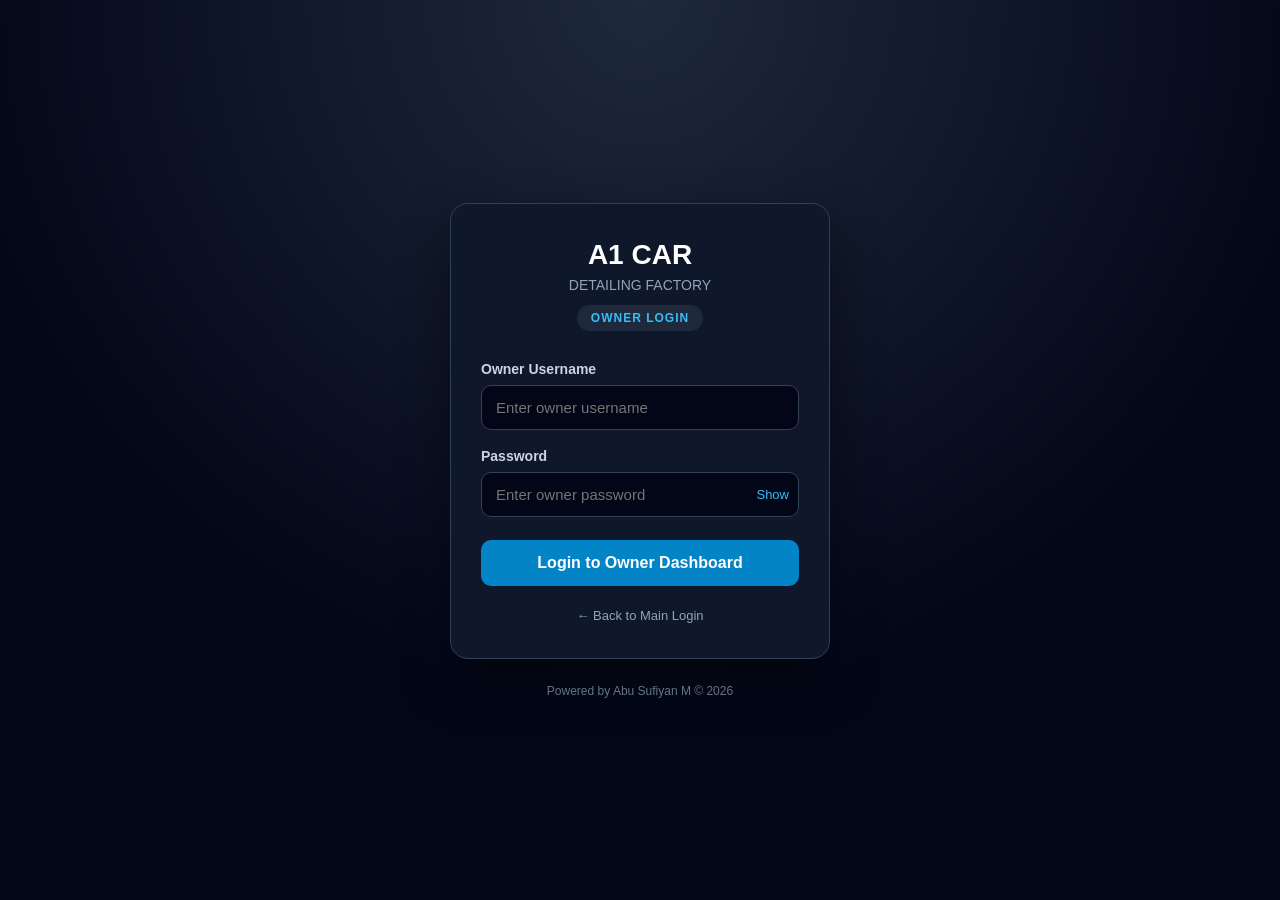
<file: active-vehicles.html>
<!DOCTYPE html>
<html lang="en">
<head>
    <meta charset="UTF-8">
    <meta name="viewport" content="width=device-width, initial-scale=1.0">
    <title>Active Vehicles - A1 Car Detailing Factory</title>
    <link rel="stylesheet" href="active-vehicles.css">
</head>

<body>

    <header class="top-header">
        <div>
            <h1>A1 Car Detailing Factory</h1>
            <p>Active / Washing Vehicles</p>
        </div>

        <button class="back-btn" onclick="goDashboard()">
            ← Owner Dashboard
        </button>
    </header>

    <main class="container">

        <!-- PAGE TITLE -->
        <section class="page-title">
            <div>
                <h2>Active Vehicles</h2>
                <p>Vehicles currently inside the showroom</p>
            </div>

            <button class="refresh-btn" onclick="loadActiveVehicles()">
                 Refresh
            </button>
        </section>

        <!-- STATS -->
        <section class="stats-grid">

            <div class="stat-card">
                
                <div>
                    <span>Active Vehicles</span>
                    <strong id="activeCount">0</strong>
                </div>
            </div>


        </section>

        <!-- SEARCH -->
        <section class="search-section">

            <input
                type="text"
                id="searchInput"
                placeholder="Search vehicle, owner, phone or vehicle name..."
                oninput="loadActiveVehicles()"
            >

            <button onclick="clearSearch()">Clear</button>

        </section>

        <!-- VEHICLE TABLE -->
        <section class="table-card">

            <div class="table-header">
                <h3>Vehicles Inside Showroom</h3>
                <span id="vehicleCount">0 vehicles</span>
            </div>

            <div class="table-wrapper">

                <table>

                    <thead>
                        <tr>
                            <th>No.</th>
                            <th>Date</th>
                            <th>Vehicle Number</th>
                            <th>Owner Name</th>
                            <th>Phone</th>
                            <th>Vehicle Name</th>
                            <th>Service</th>
                            <th>Entry Time</th>
                            <th>Amount</th>
                            <th>Paid</th>
                            <th>Balance</th>
                            <th>Status</th>
                            <th>Action</th>
                        </tr>
                    </thead>

                    <tbody id="activeVehicleTable">
                    </tbody>

                </table>

            </div>

            <div id="emptyMessage" class="empty-message">
                
                <h3>No Active Vehicles</h3>
                <p>There are currently no vehicles inside the showroom.</p>
            </div>

        </section>

    </main>

    <!-- EXIT MODAL -->
    <div id="exitModal" class="modal">

        <div class="modal-box">

            <button class="close-btn" onclick="closeExitModal()">×</button>

            <h2>Complete Vehicle Exit</h2>
            <p class="modal-subtitle">
                Enter the final payment details
            </p>

            <div class="vehicle-info">
                <div>
                    <span>Vehicle Number</span>
                    <strong id="exitVehicleNumber">-</strong>
                </div>

                <div>
                    <span>Owner</span>
                    <strong id="exitOwnerName">-</strong>
                </div>
            </div>

            <div class="form-group">
                <label>Total Service Amount</label>

                <input
                    type="number"
                    id="exitAmount"
                    min="0"
                    step="0.01"
                    placeholder="Enter service amount"
                    oninput="calculateBalance()"
                >
            </div>

            <div class="form-group">
                <label>Amount Received</label>

                <input
                    type="number"
                    id="exitPaidAmount"
                    min="0"
                    step="0.01"
                    placeholder="Enter amount received"
                    oninput="calculateBalance()"
                >
            </div>

            <div class="form-group">

                <label>Payment Method</label>

                <select id="exitPaymentMethod">

                    <option value="">Select Payment Method</option>
                    <option value="CASH">CASH</option>
                    <option value="PHONEPE">PHONEPE</option>

                </select>

            </div>

            <div class="balance-box">

                <span>Balance</span>

                <strong id="exitBalance">
                    ₹0
                </strong>

            </div>

            <div class="form-group">

                <label>Remark</label>

                <textarea
                    id="exitRemark"
                    rows="3"
                    placeholder="Enter remark"
                ></textarea>

            </div>

            <div class="modal-actions">

                <button
                    class="cancel-btn"
                    onclick="closeExitModal()"
                >
                    Cancel
                </button>

                <button
                    class="complete-btn"
                    onclick="completeExit()"
                >
                    ✓ Complete Exit
                </button>

            </div>

        </div>

    </div>

    <footer>
        Powered by Abu Sufiyan M ©2026
    </footer>

    <script src="active-vehicles.js"></script>

</body>
</html>
</file>
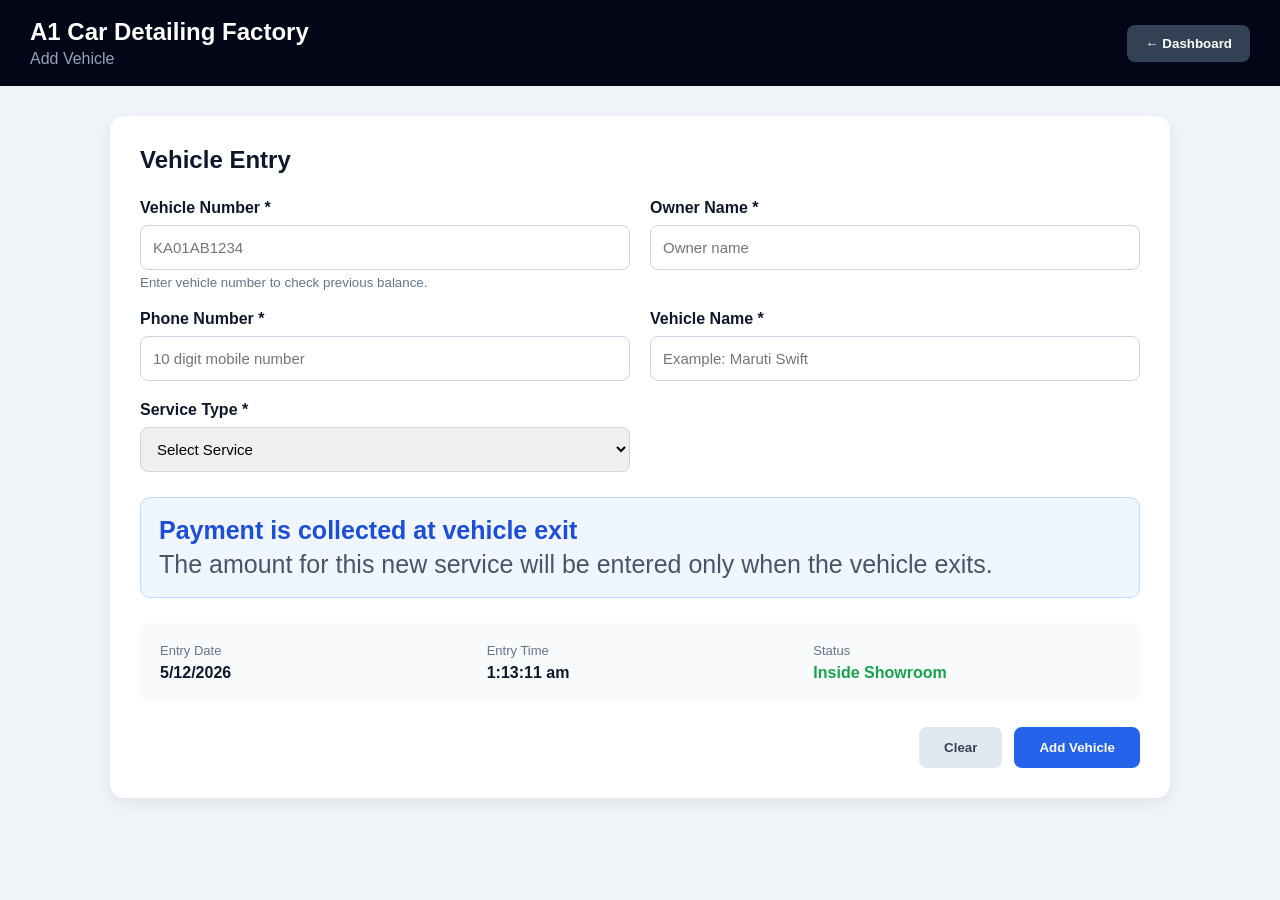
<file: add-vehicle.html>
<!DOCTYPE html>
<html lang="en">
<head>
    <meta charset="UTF-8">
    <meta name="viewport" content="width=device-width, initial-scale=1.0">
    <title>Add Vehicle - A1 Car Detailing Factory</title>
    <link rel="stylesheet" href="add-vehicle.css">
</head>

<body>

<header class="topbar">
    <div>
        <h1>A1 Car Detailing Factory</h1>
        <p>Add Vehicle</p>
    </div>

    <button onclick="goDashboard()" class="back-btn">
        ← Dashboard
    </button>
</header>

<main class="container">

    <!-- VEHICLE FORM -->
    <section class="card">

        <h2>Vehicle Entry</h2>

        <form id="vehicleForm">

            <div class="form-grid">

                <div class="field">
                    <label>Vehicle Number *</label>
                    <input
                        type="text"
                        id="vehicleNumber"
                        placeholder="KA01AB1234"
                        maxlength="15"
                        autocomplete="off"
                        required
                    >
                    <small>Enter vehicle number to check previous balance.</small>
                </div>

                <div class="field">
                    <label>Owner Name *</label>
                    <input
                        type="text"
                        id="ownerName"
                        placeholder="Owner name"
                        required
                    >
                </div>

                <div class="field">
                    <label>Phone Number *</label>
                    <input
                        type="tel"
                        id="phone"
                        placeholder="10 digit mobile number"
                        maxlength="10"
                        required
                    >
                </div>

                <div class="field">
                    <label>Vehicle Name *</label>
                    <input
                        type="text"
                        id="vehicleName"
                        list="vehicleList"
                        placeholder="Example: Maruti Swift"
                        required
                    >

                    <datalist id="vehicleList">
                        <option value="Maruti Swift">
                        <option value="Maruti Baleno">
                        <option value="Maruti Brezza">
                        <option value="Hyundai Creta">
                        <option value="Hyundai i20">
                        <option value="Hyundai Venue">
                        <option value="Tata Nexon">
                        <option value="Tata Punch">
                        <option value="Tata Harrier">
                        <option value="Mahindra Thar">
                        <option value="Mahindra XUV700">
                        <option value="Toyota Innova">
                        <option value="Toyota Fortuner">
                        <option value="Honda City">
                        <option value="Kia Seltos">
                        <option value="Kia Sonet">
                        <option value="Renault Kwid">
                        <option value="Volkswagen Polo">
                        <option value="Skoda Slavia">
                        <option value="Hero">
                        <option value="Honda Bike">
                        <option value="Bajaj">
                        <option value="TVS">
                        <option value="Royal Enfield">
                        <option value="Yamaha">
                        <option value="Suzuki">
                        <option value="KTM">
                        <option value="Activa">
                        <option value="Jupiter">
                        <option value="Ntorq">
                        <option value="iQube">
                        <option value="Pleasure">
                        <option value="Destini">
                        <option value="Xoom">
                        <option value="Fascino">
                        <option value="RayZR">
                    </datalist>
                </div>

                <div class="field">
                    <label>Service Type *</label>

                    <select id="serviceType" required>
                        <option value="">Select Service</option>
                        <option value="Full Body Wash">Full Body Wash</option>
                        <option value="Interior Cleaning">Interior Cleaning</option>
                        <option value="Body Wash ">Body Wash </option>
                        <option value="Fome Wash ">Fome Wash </option>
                        <option value="PPF">PPF</option>
                        <option value="Maintenance">Maintenance</option>
                        <option value="Rubbing Polish">Rubbing Polish</option>
                        <option value="Detailing">Detailing</option>
                        <option value="Other">Other</option>
                    </select>
                </div>

            </div>

            <!-- PREVIOUS BALANCE -->
            <div id="balanceBox" class="balance-box hidden">

                <div class="balance-header">
                    <span> Previous Payment Pending</span>
                </div>

                <div class="balance-content">

                    <div>
                        <span>Vehicle</span>
                        <strong id="balanceVehicle">-</strong>
                    </div>

                    <div>
                        <span>Owner</span>
                        <strong id="balanceOwner">-</strong>
                    </div>

                    <div>
                        <span>Previous Total</span>
                        <strong id="previousTotal">₹0</strong>
                    </div>

                    <div>
                        <span>Previous Paid</span>
                        <strong id="previousPaid">₹0</strong>
                    </div>

                    <div class="due">
                        <span>Balance Due</span>
                        <strong id="previousBalance">₹0</strong>
                    </div>

                </div>

                <div class="collect-area">

                    <label>Collect Previous Balance Now</label>

                    <div class="collect-row">
                        <input
                            type="number"
                            id="oldBalancePayment"
                            min="0"
                            step="1"
                            placeholder="Enter amount"
                        >

                        <select id="oldBalanceMethod">
                            <option value="Cash">Cash</option>
                            <option value="PhonePe">PhonePe</option>
                        </select>

                        <button
                            type="button"
                            onclick="collectPreviousBalance()"
                            class="collect-btn"
                        >
                            Collect
                        </button>
                    </div>

                    <p id="collectMessage"></p>

                </div>

            </div>

            <!-- NO AMOUNT HERE -->
            <div class="info-box">
                
                <div>
                    <strong>Payment is collected at vehicle exit</strong>
                    <p>
                        The amount for this new service will be entered
                        only when the vehicle exits.
                    </p>
                </div>
            </div>

            <!-- ENTRY INFORMATION -->
            <div class="entry-info">

                <div>
                    <span>Entry Date</span>
                    <strong id="entryDate">-</strong>
                </div>

                <div>
                    <span>Entry Time</span>
                    <strong id="entryTime">-</strong>
                </div>

                <div>
                    <span>Status</span>
                    <strong class="inside">Inside Showroom</strong>
                </div>

            </div>

            <div class="buttons">
                <button type="button" onclick="clearForm()" class="clear-btn">
                    Clear
                </button>

                <button type="submit" class="add-btn">
                    Add Vehicle
                </button>
            </div>


        </form>

    </section>

</main>

<script src="add-vehicle.js"></script>

</body>
</html>
</file>
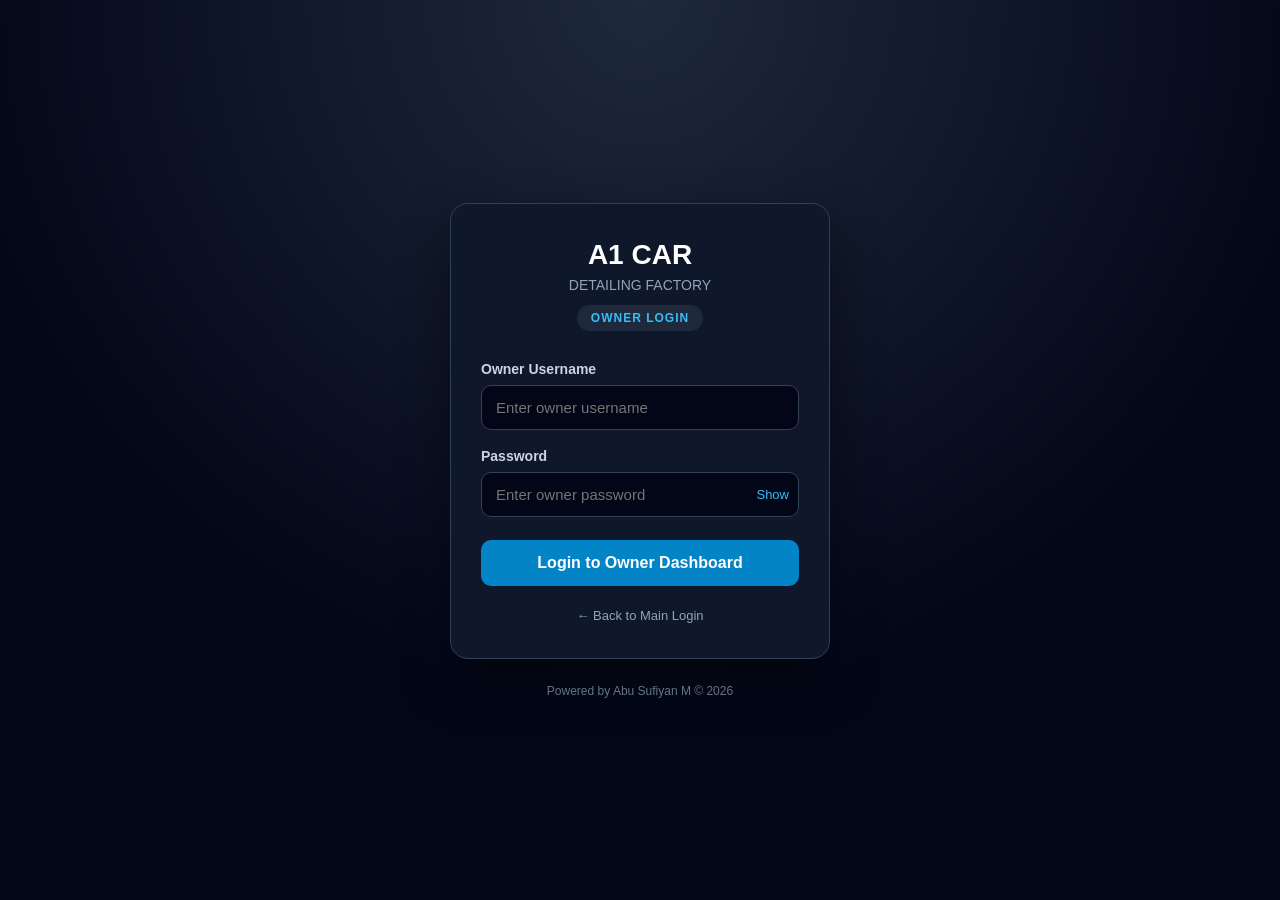
<file: completed-vehicles.html>
<!DOCTYPE html>
<html lang="en">
<head>
    <meta charset="UTF-8">
    <meta name="viewport" content="width=device-width, initial-scale=1.0">
    <title>Completed Vehicles - A1 Car Detailing Factory</title>
    <link rel="stylesheet" href="completed-vehicles.css">
</head>

<body>

<header class="top-header">

    <div>
        <h1>A1 Car Detailing Factory</h1>
        <p>Completed Vehicles</p>
    </div>

    <button class="back-btn" onclick="goDashboard()">
        ← Owner Dashboard
    </button>

</header>


<main class="container">

    <!-- PAGE TITLE -->

    <section class="page-title">

        <div>
            <h2>Completed Vehicles</h2>
            <p>Vehicles that have completed their service</p>
        </div>

        <button class="refresh-btn" onclick="loadCompletedVehicles()">
            Refresh
        </button>

    </section>


    <!-- STATS -->

    <section class="stats-grid">

        <div class="stat-card">

            

            <div>
                <span>Completed Vehicles</span>
                <strong id="completedCount">0</strong>
            </div>

        </div>


        <div class="stat-card">

            

            <div>
                <span>Total Service Amount</span>
                <strong id="totalAmount">₹0</strong>
            </div>

        </div>


        <div class="stat-card">

          

            <div>
                <span>Total Received</span>
                <strong id="totalPaid">₹0</strong>
            </div>

        </div>


        <div class="stat-card">

          
            <div>
                <span>Total Balance</span>
                <strong id="totalBalance">₹0</strong>
            </div>

        </div>

    </section>


    <!-- SEARCH AND FILTER -->

    <section class="filter-section">

        <input
            type="text"
            id="searchInput"
            placeholder="Search vehicle, owner, phone or vehicle name..."
            oninput="loadCompletedVehicles()"
        >


        <select
            id="serviceFilter"
            onchange="loadCompletedVehicles()"
        >

            <option value="all">All Services</option>
            <option value="Full Body Wash">Full Body Wash</option>
            <option value="Interior Cleaning">Interior Cleaning</option>
            <option value="Exterior Wash">Body Wash</option>
            <option value="Fome Wash">Fome Wash</option>
            <option value="PPF">PPF</option>
            <option value="Maintenance">Maintenance</option>
            <option value="Rubbing Polish">Rubbing Polish</option>
            <option value="Detailing">Detailing</option>
            <option value="Other">Other</option>

        </select>


        <button onclick="clearFilters()">
            Clear
        </button>

    </section>


    <!-- TABLE -->

    <section class="table-card">

        <div class="table-header">

            <div>
                <h3>Completed Vehicle Records</h3>
                <p>Recently completed services</p>
            </div>

            <span id="vehicleCount">
                0 vehicles
            </span>

        </div>


        <div class="table-wrapper">

            <table>

                <thead>

                    <tr>
                        <th>No.</th>
                        <th>Date</th>
                        <th>Vehicle Number</th>
                        <th>Owner Name</th>
                        <th>Phone</th>
                        <th>Vehicle Name</th>
                        <th>Service</th>
                        <th>Entry Time</th>
                        <th>Amount</th>
                        <th>Paid</th>
                        <th>Balance</th>
                        <th>Payment</th>
                        <th>Exit Time</th>
                        <th>Status</th>
                        <th>Remark</th>
                    </tr>

                </thead>


                <tbody id="completedVehicleTable">
                </tbody>

            </table>

        </div>


        <!-- EMPTY MESSAGE -->

        <div id="emptyMessage" class="empty-message">

         

            <h3>No Completed Vehicles</h3>

            <p>
                No completed vehicle records were found.
            </p>

        </div>

    </section>

</main>


<footer>
    Powered by Abu Sufiyan M ©2026
</footer>


<script src="completed-vehicles.js"></script>

</body>
</html>
</file>
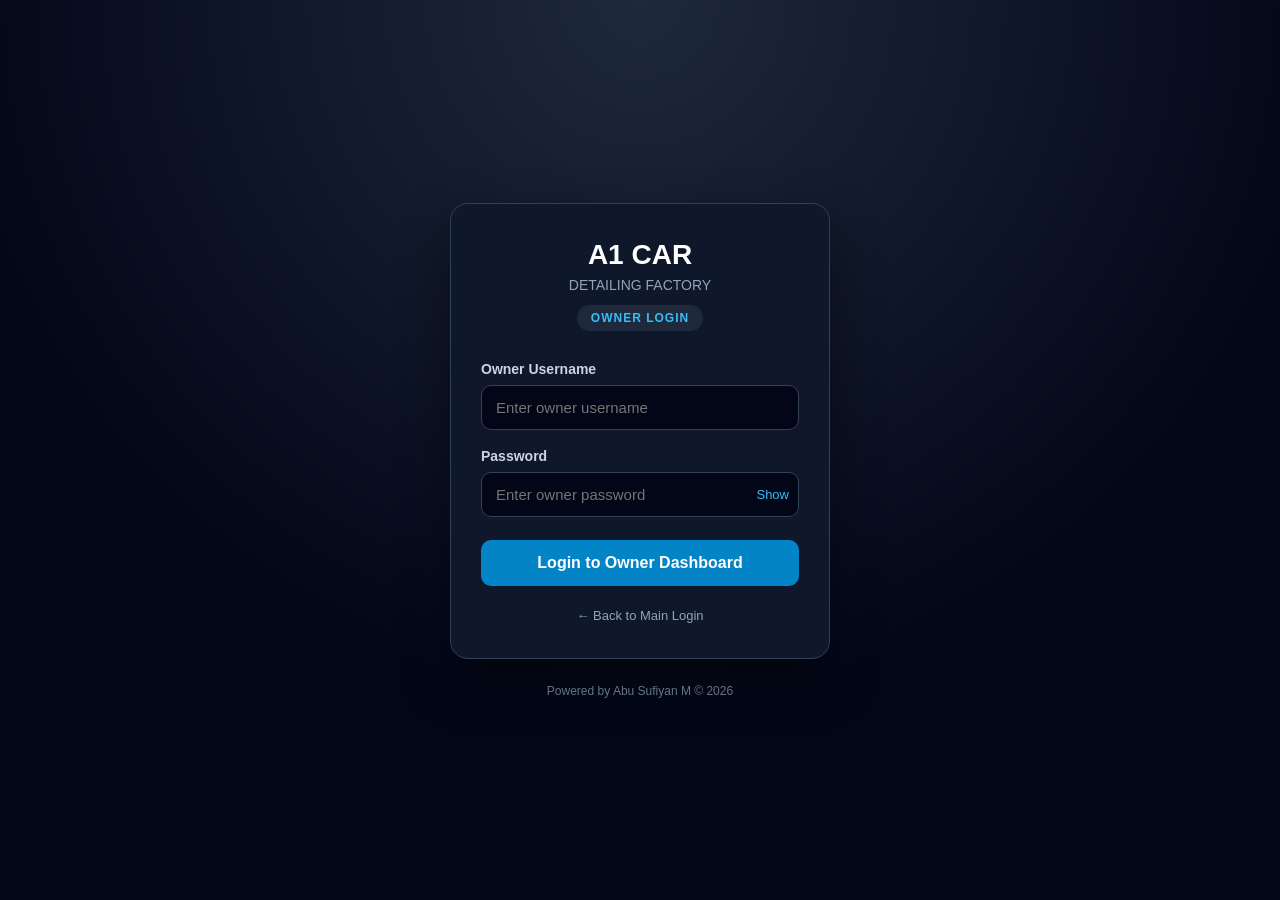
<file: login.html>
<!DOCTYPE html>

<html lang="en">
<head>
    <meta charset="UTF-8">
    <meta name="viewport" content="width=device-width, initial-scale=1.0">


<title>A1 Car Detailing Factory - Owner Login</title>

<style>
    * {
        box-sizing: border-box;
        margin: 0;
        padding: 0;
        font-family: Arial, sans-serif;
    }

    body {
        min-height: 100vh;
        display: flex;
        align-items: center;
        justify-content: center;
        background:
            radial-gradient(circle at top, #1e293b, #020617 65%);
        color: #ffffff;
    }

    .login-container {
        width: 100%;
        max-width: 420px;
        padding: 20px;
    }

    .login-card {
        background: #0f172a;
        border: 1px solid #334155;
        border-radius: 18px;
        padding: 35px 30px;
        box-shadow: 0 20px 50px rgba(0, 0, 0, 0.45);
    }

    .brand {
        text-align: center;
        margin-bottom: 30px;
    }

    .brand h1 {
        font-size: 28px;
        color: #ffffff;
        margin-bottom: 6px;
    }

    .brand p {
        color: #94a3b8;
        font-size: 14px;
    }

    .owner-label {
        display: inline-block;
        margin-top: 12px;
        padding: 6px 14px;
        border-radius: 20px;
        background: #1e293b;
        color: #38bdf8;
        font-size: 12px;
        font-weight: bold;
        letter-spacing: 1px;
    }

    .form-group {
        margin-bottom: 18px;
    }

    .form-group label {
        display: block;
        margin-bottom: 8px;
        color: #cbd5e1;
        font-size: 14px;
        font-weight: 600;
    }

    .form-group input {
        width: 100%;
        padding: 13px 14px;
        border: 1px solid #334155;
        border-radius: 10px;
        background: #020617;
        color: #ffffff;
        outline: none;
        font-size: 15px;
    }

    .form-group input:focus {
        border-color: #38bdf8;
        box-shadow: 0 0 0 3px rgba(56, 189, 248, 0.12);
    }

    .password-box {
        position: relative;
    }

    .password-box input {
        padding-right: 75px;
    }

    .show-password {
        position: absolute;
        right: 10px;
        top: 50%;
        transform: translateY(-50%);
        border: none;
        background: transparent;
        color: #38bdf8;
        cursor: pointer;
        font-size: 13px;
    }

    .login-btn {
        width: 100%;
        padding: 14px;
        border: none;
        border-radius: 10px;
        background: #0284c7;
        color: #ffffff;
        font-size: 16px;
        font-weight: bold;
        cursor: pointer;
        margin-top: 5px;
        transition: 0.2s;
    }

    .login-btn:hover {
        background: #0369a1;
    }

    .login-btn:disabled {
        opacity: 0.7;
        cursor: not-allowed;
    }

    .error-message,
    .success-message {
        display: none;
        margin-top: 15px;
        padding: 11px;
        border-radius: 8px;
        font-size: 13px;
        text-align: center;
    }

    .error-message {
        background: rgba(239, 68, 68, 0.12);
        border: 1px solid #7f1d1d;
        color: #fca5a5;
    }

    .success-message {
        background: rgba(34, 197, 94, 0.12);
        border: 1px solid #166534;
        color: #86efac;
    }

    .back-link {
        display: block;
        text-align: center;
        margin-top: 22px;
        color: #94a3b8;
        text-decoration: none;
        font-size: 13px;
    }

    .back-link:hover {
        color: #38bdf8;
    }

    .footer {
        text-align: center;
        margin-top: 25px;
        color: #64748b;
        font-size: 12px;
    }
</style>


</head>

<body>

<div class="login-container">


<div class="login-card">

    <div class="brand">
        <h1>A1 CAR</h1>
        <p>DETAILING FACTORY</p>

        <span class="owner-label">
            OWNER LOGIN
        </span>
    </div>

    <form id="ownerLoginForm">

        <div class="form-group">
            <label for="username">
                Owner Username
            </label>

            <input
                type="text"
                id="username"
                name="username"
                placeholder="Enter owner username"
                autocomplete="username"
                required
            >
        </div>

        <div class="form-group">

            <label for="password">
                Password
            </label>

            <div class="password-box">

                <input
                    type="password"
                    id="password"
                    name="password"
                    placeholder="Enter owner password"
                    autocomplete="current-password"
                    required
                >

                <button
                    type="button"
                    class="show-password"
                    id="showPasswordBtn"
                >
                    Show
                </button>

            </div>

        </div>

        <button
            type="submit"
            class="login-btn"
            id="loginBtn"
        >
            Login to Owner Dashboard
        </button>

    </form>

    <div
        id="errorMessage"
        class="error-message"
    ></div>

    <div
        id="successMessage"
        class="success-message"
    >
        Login successful. Opening dashboard...
    </div>

    <a
        href="login.html"
        class="back-link"
    >
        ← Back to Main Login
    </a>

</div>

<div class="footer">
    Powered by Abu Sufiyan M © 2026
</div>


</div>

<script>

const API_URL =
    "https://script.google.com/macros/s/AKfycbwoKohiflL0GrN8fqjZyzo-z16EA3m4Q8hqWavbc8oH1iL7W3rOQ6K1M-WLH6UiUFU8/exec";


// ------------------------------------------------------------
// ELEMENTS
// ------------------------------------------------------------

const form =
    document.getElementById("ownerLoginForm");

const usernameInput =
    document.getElementById("username");

const passwordInput =
    document.getElementById("password");

const loginBtn =
    document.getElementById("loginBtn");

const errorMessage =
    document.getElementById("errorMessage");

const successMessage =
    document.getElementById("successMessage");

const showPasswordBtn =
    document.getElementById("showPasswordBtn");


// ------------------------------------------------------------
// SHOW / HIDE PASSWORD
// ------------------------------------------------------------

showPasswordBtn.addEventListener(
    "click",
    function () {

        if (
            passwordInput.type === "password"
        ) {

            passwordInput.type = "text";

            showPasswordBtn.textContent =
                "Hide";

        }
        else {

            passwordInput.type = "password";

            showPasswordBtn.textContent =
                "Show";

        }

    }
);


// ------------------------------------------------------------
// DISPLAY ERROR
// ------------------------------------------------------------

function showError(message) {

    errorMessage.textContent =
        message || "Login failed.";

    errorMessage.style.display =
        "block";

    successMessage.style.display =
        "none";

}


// ------------------------------------------------------------
// LOGIN
// ------------------------------------------------------------

form.addEventListener(
    "submit",
    async function (event) {

        event.preventDefault();

        const username =
            usernameInput.value.trim();

        const password =
            passwordInput.value;

        if (!username || !password) {

            showError(
                "Please enter username and password."
            );

            return;
        }


        loginBtn.disabled = true;

        loginBtn.textContent =
            "Checking login...";

        errorMessage.style.display =
            "none";


        try {

            const url =
                API_URL +
                "?action=ownerLogin" +
                "&username=" +
                encodeURIComponent(username) +
                "&password=" +
                encodeURIComponent(password) +
                "&t=" +
                Date.now();


            const response =
                await fetch(
                    url,
                    {
                        method: "GET",
                        cache: "no-store"
                    }
                );


            if (!response.ok) {

                throw new Error(
                    "Server error: HTTP " +
                    response.status
                );

            }


            const data =
                await response.json();


            console.log(
                "OWNER LOGIN RESPONSE:",
                data
            );


            if (
                !data ||
                data.success !== true
            ) {

                throw new Error(
                    data?.message ||
                    "Invalid owner login."
                );

            }


            // ------------------------------------------------
            // IMPORTANT:
            // SAVE OWNER LOGIN SESSION
            // ------------------------------------------------

            sessionStorage.setItem(
                "a1LoggedIn",
                "true"
            );

            sessionStorage.setItem(
                "a1Role",
                "owner"
            );

            sessionStorage.setItem(
                "a1UserRole",
                "owner"
            );

            sessionStorage.setItem(
                "a1User",
                data.owner?.username ||
                username
            );


            // Remove old staff session values

            sessionStorage.removeItem(
                "a1StaffName"
            );

            sessionStorage.removeItem(
                "a1StaffId"
            );


            successMessage.style.display =
                "block";


            loginBtn.textContent =
                "Opening Dashboard...";


            // ------------------------------------------------
            // OPEN OWNER DASHBOARD
            // ------------------------------------------------

            setTimeout(
                function () {

                    window.location.replace(
                        "owner-dashboard.html"
                    );

                },
                500
            );

        }
        catch (error) {

            console.error(
                "OWNER LOGIN ERROR:",
                error
            );

            showError(
                error.message ||
                "Unable to login."
            );

            loginBtn.disabled = false;

            loginBtn.textContent =
                "Login to Owner Dashboard";

        }

    }
);

</script>

</body>
</html>
</file>
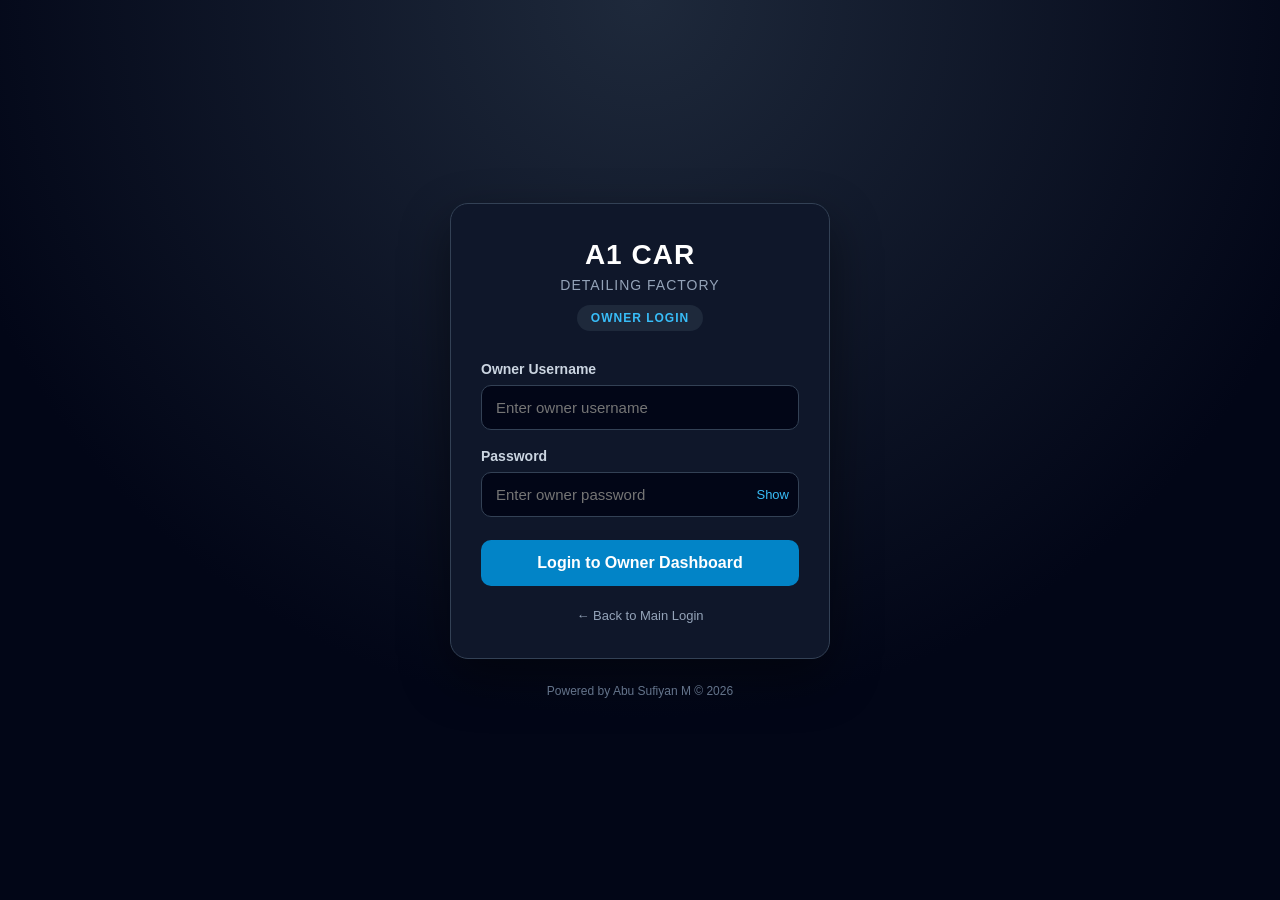
<file: owner-dashboard.html>
<!DOCTYPE html>
<html lang="en">

<head>

    <meta charset="UTF-8">

    <meta
        name="viewport"
        content="width=device-width, initial-scale=1.0"
    >

    <title>
        A1 Car Detailing Factory - Owner Dashboard
    </title>


    <!-- =====================================================
         OWNER LOGIN GUARD
         ===================================================== -->

    <script>

        (function () {

            const loggedIn =
                sessionStorage.getItem("a1LoggedIn");

            const role =
                sessionStorage.getItem("a1Role");


            /*
             * IMPORTANT:
             * This must match owner-login.html
             */

            if (
                loggedIn !== "true" ||
                role !== "owner"
            ) {

                window.location.replace(
                    "owner-login.html"
                );

            }

        })();

    </script>


    <!-- =====================================================
         DASHBOARD CSS
         ===================================================== -->

    <link
        rel="stylesheet"
        href="style.css"
    >

</head>


<body>


<!-- =========================================================
     SIDEBAR
     ========================================================= -->

<aside class="sidebar">

    <div class="brand">

        <h2>A1 CAR</h2>

        <p>DETAILING FACTORY</p>

        <span>
            OWNER PANEL
        </span>

    </div>


    <nav>

        <!-- IMPORTANT:
             Dashboard points to owner-dashboard.html
        -->

        <a
            href="owner-dashboard.html"
            class="active"
        >
            Dashboard
        </a>


        <a href="add-vehicle.html">
            Add Vehicle
        </a>


        <a href="vehicle-records.html">
            Vehicle Records
        </a>


        <a href="active-vehicles.html">
            Active Vehicles
        </a>


        <a href="completed-vehicles.html">
            Completed Vehicles
        </a>


        <a href="revenue.html">
            Revenue
        </a>


        <a href="reports.html">
            Reports
        </a>


        <a
            href="staff-management.html"
            id="staffManagementLink"
        >
            Staff Management
        </a>

    </nav>


    <!-- =====================================================
         LOGOUT
         ===================================================== -->

    <button
        id="logoutBtn"
        class="logout-btn"
        type="button"
    >
        Logout
    </button>

</aside>


<!-- =========================================================
     MAIN CONTENT
     ========================================================= -->

<main class="main">


    <!-- =====================================================
         TOP BAR
         ===================================================== -->

    <header class="topbar">

        <div>

            <h1>
                Owner Dashboard
            </h1>

            <p>
                A1 Car Detailing Factory
            </p>

        </div>


        <div class="owner-info">

            <span
                class="owner-badge"
                id="ownerBadge"
            >
                Owner
            </span>

        </div>

    </header>


    <!-- =====================================================
         DASHBOARD STATUS
         ===================================================== -->

    <div
        id="dashboardMessage"
        class="dashboard-message"
    ></div>


    <!-- =====================================================
         STATISTICS
         ===================================================== -->

    <section class="stats">


        <!-- TOTAL VEHICLES -->

        <div
            class="stat-card"
            id="totalVehiclesCard"
        >

            <div class="stat-icon">
                🚗
            </div>

            <div>

                <span>
                    Total Vehicles
                </span>

                <strong id="totalVehicles">
                    0
                </strong>

            </div>

        </div>


        <!-- ACTIVE VEHICLES -->

        <div
            class="stat-card clickable-card"
            id="activeVehiclesCard"
            role="button"
            tabindex="0"
            title="Open Vehicles Inside"
        >

            <div class="stat-icon">
                🚘
            </div>

            <div>

                <span>
                    Vehicles Inside
                </span>

                <strong id="activeVehicles">
                    0
                </strong>

            </div>

        </div>


        <!-- COMPLETED -->

        <div
            class="stat-card clickable-card"
            id="completedVehiclesCard"
            role="button"
            tabindex="0"
            title="Open Completed Vehicles"
        >

            <div class="stat-icon">
                ✅
            </div>

            <div>

                <span>
                    Completed
                </span>

                <strong id="completedVehicles">
                    0
                </strong>

            </div>

        </div>


        <!-- REVENUE -->

        <div class="stat-card">

            <div class="stat-icon">
                ₹
            </div>

            <div>

                <span>
                    Today's Revenue
                </span>

                <strong id="todayRevenue">
                    ₹0
                </strong>

            </div>

        </div>

    </section>


    <!-- =====================================================
         VEHICLES INSIDE
         ===================================================== -->

    <section class="panel">

        <div class="panel-header">

            <div>

                <h2>
                    Vehicles Inside Showroom
                </h2>

                <p>
                    Currently active vehicles
                </p>

            </div>


            <div class="header-actions">

                <a
                    href="active-vehicles.html"
                    class="secondary-btn"
                >
                    View All
                </a>


                <a
                    href="add-vehicle.html"
                    class="primary-btn"
                >
                    + Add Vehicle
                </a>

            </div>

        </div>


        <div class="table-wrapper">

            <table>

                <thead>

                    <tr>

                        <th>No.</th>

                        <th>
                            Vehicle Number
                        </th>

                        <th>
                            Owner
                        </th>

                        <th>
                            Phone
                        </th>

                        <th>
                            Vehicle
                        </th>

                        <th>
                            Service
                        </th>

                        <th>
                            Entry Time
                        </th>

                        <th>
                            Amount
                        </th>

                        <th>
                            Balance
                        </th>

                        <th>
                            Status
                        </th>

                    </tr>

                </thead>


                <tbody
                    id="activeVehicleTable"
                >

                    <tr>

                        <td
                            colspan="10"
                            class="loading"
                        >
                            Loading vehicles from Google Sheets...
                        </td>

                    </tr>

                </tbody>

            </table>

        </div>

    </section>


    <!-- =====================================================
         RECENTLY COMPLETED
         ===================================================== -->

    <section class="panel">

        <div class="panel-header">

            <div>

                <h2>
                    Recently Completed
                </h2>

                <p>
                    Latest completed vehicles
                </p>

            </div>


            <div class="header-actions">

                <a
                    href="completed-vehicles.html"
                    class="secondary-btn"
                >
                    View All
                </a>

            </div>

        </div>


        <div class="table-wrapper">

            <table>

                <thead>

                    <tr>

                        <th>No.</th>

                        <th>
                            Vehicle Number
                        </th>

                        <th>
                            Owner
                        </th>

                        <th>
                            Phone
                        </th>

                        <th>
                            Vehicle
                        </th>

                        <th>
                            Service
                        </th>

                        <th>
                            Amount
                        </th>

                        <th>
                            Paid
                        </th>

                        <th>
                            Balance
                        </th>

                        <th>
                            Payment
                        </th>

                        <th>
                            Exit Time
                        </th>

                        <th>
                            Status
                        </th>

                    </tr>

                </thead>


                <tbody
                    id="completedVehicleTable"
                >

                    <tr>

                        <td
                            colspan="12"
                            class="loading"
                        >
                            Loading completed vehicles...
                        </td>

                    </tr>

                </tbody>

            </table>

        </div>

    </section>


    <!-- =====================================================
         FOOTER
         ===================================================== -->

    <footer>

        Powered by Abu Sufiyan M © 2026

    </footer>

</main>


<!-- =========================================================
     DASHBOARD JAVASCRIPT
     ========================================================= -->

<script src="script.js"></script>


</body>
</html>
</file>
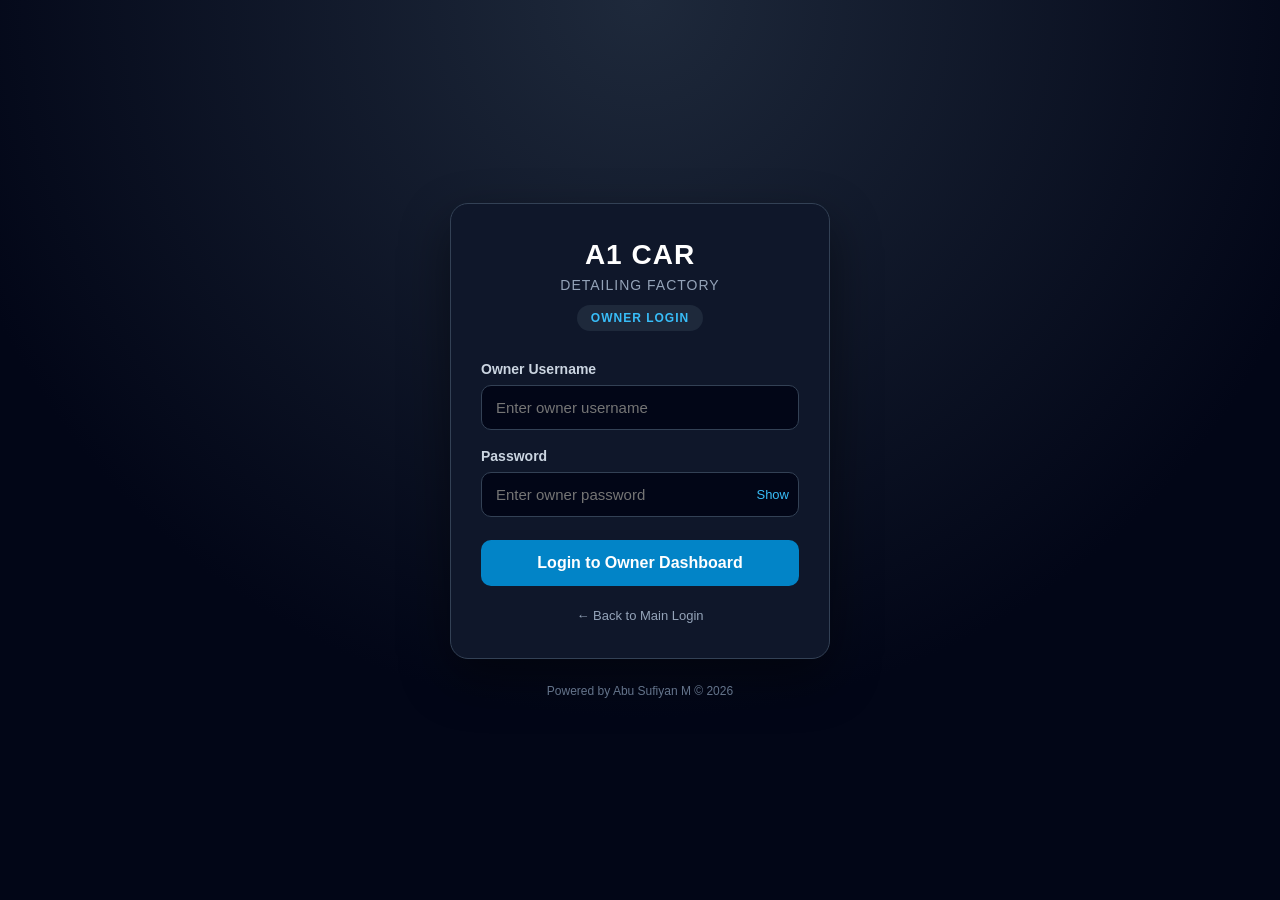
<file: owner-login.html>
<!DOCTYPE html>
<html lang="en">
<head>
    <meta charset="UTF-8">

    <meta
        name="viewport"
        content="width=device-width, initial-scale=1.0"
    >

    <title>A1 Car Detailing Factory - Owner Login</title>

    <style>
        * {
            box-sizing: border-box;
            margin: 0;
            padding: 0;
            font-family: Arial, sans-serif;
        }

        body {
            min-height: 100vh;
            display: flex;
            align-items: center;
            justify-content: center;
            background:
                radial-gradient(
                    circle at top,
                    #1e293b,
                    #020617 65%
                );
            color: #ffffff;
        }

        .login-container {
            width: 100%;
            max-width: 420px;
            padding: 20px;
        }

        .login-card {
            background: #0f172a;
            border: 1px solid #334155;
            border-radius: 18px;
            padding: 35px 30px;
            box-shadow:
                0 20px 50px rgba(0, 0, 0, 0.45);
        }

        .brand {
            text-align: center;
            margin-bottom: 30px;
        }

        .brand h1 {
            font-size: 28px;
            color: #ffffff;
            margin-bottom: 6px;
            letter-spacing: 1px;
        }

        .brand p {
            color: #94a3b8;
            font-size: 14px;
            letter-spacing: 1px;
        }

        .owner-label {
            display: inline-block;
            margin-top: 12px;
            padding: 6px 14px;
            border-radius: 20px;
            background: #1e293b;
            color: #38bdf8;
            font-size: 12px;
            font-weight: bold;
            letter-spacing: 1px;
        }

        .form-group {
            margin-bottom: 18px;
        }

        .form-group label {
            display: block;
            margin-bottom: 8px;
            color: #cbd5e1;
            font-size: 14px;
            font-weight: 600;
        }

        .form-group input {
            width: 100%;
            padding: 13px 14px;
            border: 1px solid #334155;
            border-radius: 10px;
            background: #020617;
            color: #ffffff;
            outline: none;
            font-size: 15px;
            transition: 0.2s;
        }

        .form-group input:focus {
            border-color: #38bdf8;
            box-shadow:
                0 0 0 3px rgba(56, 189, 248, 0.12);
        }

        .password-box {
            position: relative;
        }

        .password-box input {
            padding-right: 75px;
        }

        .show-password {
            position: absolute;
            right: 10px;
            top: 50%;
            transform: translateY(-50%);
            border: none;
            background: transparent;
            color: #38bdf8;
            cursor: pointer;
            font-size: 13px;
        }

        .show-password:hover {
            color: #7dd3fc;
        }

        .login-btn {
            width: 100%;
            padding: 14px;
            border: none;
            border-radius: 10px;
            background: #0284c7;
            color: #ffffff;
            font-size: 16px;
            font-weight: bold;
            cursor: pointer;
            margin-top: 5px;
            transition: 0.2s;
        }

        .login-btn:hover {
            background: #0369a1;
        }

        .login-btn:disabled {
            opacity: 0.7;
            cursor: not-allowed;
        }

        .error-message,
        .success-message {
            display: none;
            margin-top: 15px;
            padding: 11px;
            border-radius: 8px;
            font-size: 13px;
            text-align: center;
            line-height: 1.5;
        }

        .error-message {
            background: rgba(239, 68, 68, 0.12);
            border: 1px solid #7f1d1d;
            color: #fca5a5;
        }

        .success-message {
            background: rgba(34, 197, 94, 0.12);
            border: 1px solid #166534;
            color: #86efac;
        }

        .back-link {
            display: block;
            text-align: center;
            margin-top: 22px;
            color: #94a3b8;
            text-decoration: none;
            font-size: 13px;
        }

        .back-link:hover {
            color: #38bdf8;
        }

        .footer {
            text-align: center;
            margin-top: 25px;
            color: #64748b;
            font-size: 12px;
        }

        @media (max-width: 480px) {
            .login-container {
                padding: 15px;
            }

            .login-card {
                padding: 30px 22px;
            }

            .brand h1 {
                font-size: 25px;
            }
        }
    </style>
</head>

<body>

<div class="login-container">

    <div class="login-card">

        <div class="brand">
            <h1>A1 CAR</h1>

            <p>DETAILING FACTORY</p>

            <span class="owner-label">
                OWNER LOGIN
            </span>
        </div>

        <form id="ownerLoginForm">

            <div class="form-group">

                <label for="username">
                    Owner Username
                </label>

                <input
                    type="text"
                    id="username"
                    name="username"
                    placeholder="Enter owner username"
                    autocomplete="username"
                    required
                >

            </div>

            <div class="form-group">

                <label for="password">
                    Password
                </label>

                <div class="password-box">

                    <input
                        type="password"
                        id="password"
                        name="password"
                        placeholder="Enter owner password"
                        autocomplete="current-password"
                        required
                    >

                    <button
                        type="button"
                        class="show-password"
                        id="showPasswordBtn"
                    >
                        Show
                    </button>

                </div>

            </div>

            <button
                type="submit"
                class="login-btn"
                id="loginBtn"
            >
                Login to Owner Dashboard
            </button>

        </form>

        <div
            id="errorMessage"
            class="error-message"
        ></div>

        <div
            id="successMessage"
            class="success-message"
        >
            Login successful.
            Opening owner dashboard...
        </div>

        <a
            href="login.html"
            class="back-link"
        >
            ← Back to Main Login
        </a>

    </div>

    <div class="footer">
        Powered by Abu Sufiyan M © 2026
    </div>

</div>


<script>

/* ============================================================
   A1 CAR DETAILING FACTORY
   OWNER LOGIN
   GOOGLE SHEETS CONNECTED VERSION
   ============================================================ */


/* ============================================================
   GOOGLE APPS SCRIPT URL
   ============================================================ */

const API_URL =
    "https://script.google.com/macros/s/AKfycbwoKohiflL0GrN8fqjZyzo-z16EA3m4Q8hqWavbc8oH1iL7W3rOQ6K1M-WLH6UiUFU8/exec";


/* ============================================================
   ELEMENTS
   ============================================================ */

const form =
    document.getElementById("ownerLoginForm");

const usernameInput =
    document.getElementById("username");

const passwordInput =
    document.getElementById("password");

const loginBtn =
    document.getElementById("loginBtn");

const errorMessage =
    document.getElementById("errorMessage");

const successMessage =
    document.getElementById("successMessage");

const showPasswordBtn =
    document.getElementById("showPasswordBtn");


/* ============================================================
   IF ALREADY LOGGED IN AS OWNER
   ============================================================ */

if (
    sessionStorage.getItem("a1LoggedIn") === "true" &&
    sessionStorage.getItem("a1Role") === "owner"
) {
    window.location.replace("owner-dashboard.html");
}


/* ============================================================
   SHOW / HIDE PASSWORD
   ============================================================ */

showPasswordBtn.addEventListener(
    "click",
    function () {

        if (passwordInput.type === "password") {

            passwordInput.type = "text";

            showPasswordBtn.textContent =
                "Hide";

        } else {

            passwordInput.type = "password";

            showPasswordBtn.textContent =
                "Show";
        }
    }
);


/* ============================================================
   SHOW ERROR
   ============================================================ */

function showError(message) {

    errorMessage.textContent =
        message || "Login failed.";

    errorMessage.style.display =
        "block";

    successMessage.style.display =
        "none";
}


/* ============================================================
   SHOW SUCCESS
   ============================================================ */

function showSuccess(message) {

    successMessage.textContent =
        message || "Login successful.";

    successMessage.style.display =
        "block";

    errorMessage.style.display =
        "none";
}


/* ============================================================
   OWNER LOGIN
   ============================================================ */

form.addEventListener(
    "submit",
    async function (event) {

        event.preventDefault();

        const username =
            usernameInput.value.trim();

        const password =
            passwordInput.value;

        if (!username || !password) {

            showError(
                "Please enter username and password."
            );

            return;
        }


        loginBtn.disabled = true;

        loginBtn.textContent =
            "Checking login...";

        errorMessage.style.display =
            "none";

        successMessage.style.display =
            "none";


        try {

            const url =
                API_URL +
                "?action=ownerLogin" +
                "&username=" +
                encodeURIComponent(username) +
                "&password=" +
                encodeURIComponent(password) +
                "&t=" +
                Date.now();


            const response =
                await fetch(
                    url,
                    {
                        method: "GET",
                        cache: "no-store"
                    }
                );


            if (!response.ok) {

                throw new Error(
                    "Server error: HTTP " +
                    response.status
                );
            }


            const data =
                await response.json();


            console.log(
                "OWNER LOGIN RESPONSE:",
                data
            );


            if (
                !data ||
                data.success !== true
            ) {

                throw new Error(
                    data?.message ||
                    "Invalid owner username or password."
                );
            }


            /* ==================================================
               CLEAR OLD LOGIN VALUES
               ================================================== */

            sessionStorage.removeItem(
                "ownerLoggedIn"
            );

            sessionStorage.removeItem(
                "staffLoggedIn"
            );

            sessionStorage.removeItem(
                "a1StaffName"
            );

            sessionStorage.removeItem(
                "a1StaffId"
            );


            /* ==================================================
               SAVE OWNER LOGIN SESSION

               THESE KEYS MUST MATCH
               OWNER-DASHBOARD.HTML
               ================================================== */

            sessionStorage.setItem(
                "a1LoggedIn",
                "true"
            );

            sessionStorage.setItem(
                "a1Role",
                "owner"
            );

            sessionStorage.setItem(
                "a1UserRole",
                "owner"
            );

            sessionStorage.setItem(
                "a1User",
                data.owner?.username ||
                username
            );


            /* ==================================================
               SUCCESS
               ================================================== */

            showSuccess(
                "Login successful. Opening owner dashboard..."
            );


            loginBtn.textContent =
                "Opening Dashboard...";


            /* ==================================================
               OPEN OWNER DASHBOARD
               ================================================== */

            setTimeout(
                function () {

                    window.location.replace(
                        "owner-dashboard.html"
                    );

                },
                500
            );

        }
        catch (error) {

            console.error(
                "OWNER LOGIN ERROR:",
                error
            );


            showError(
                error.message ||
                "Unable to login."
            );


            loginBtn.disabled =
                false;

            loginBtn.textContent =
                "Login to Owner Dashboard";
        }

    }
);

</script>

</body>
</html>
</file>
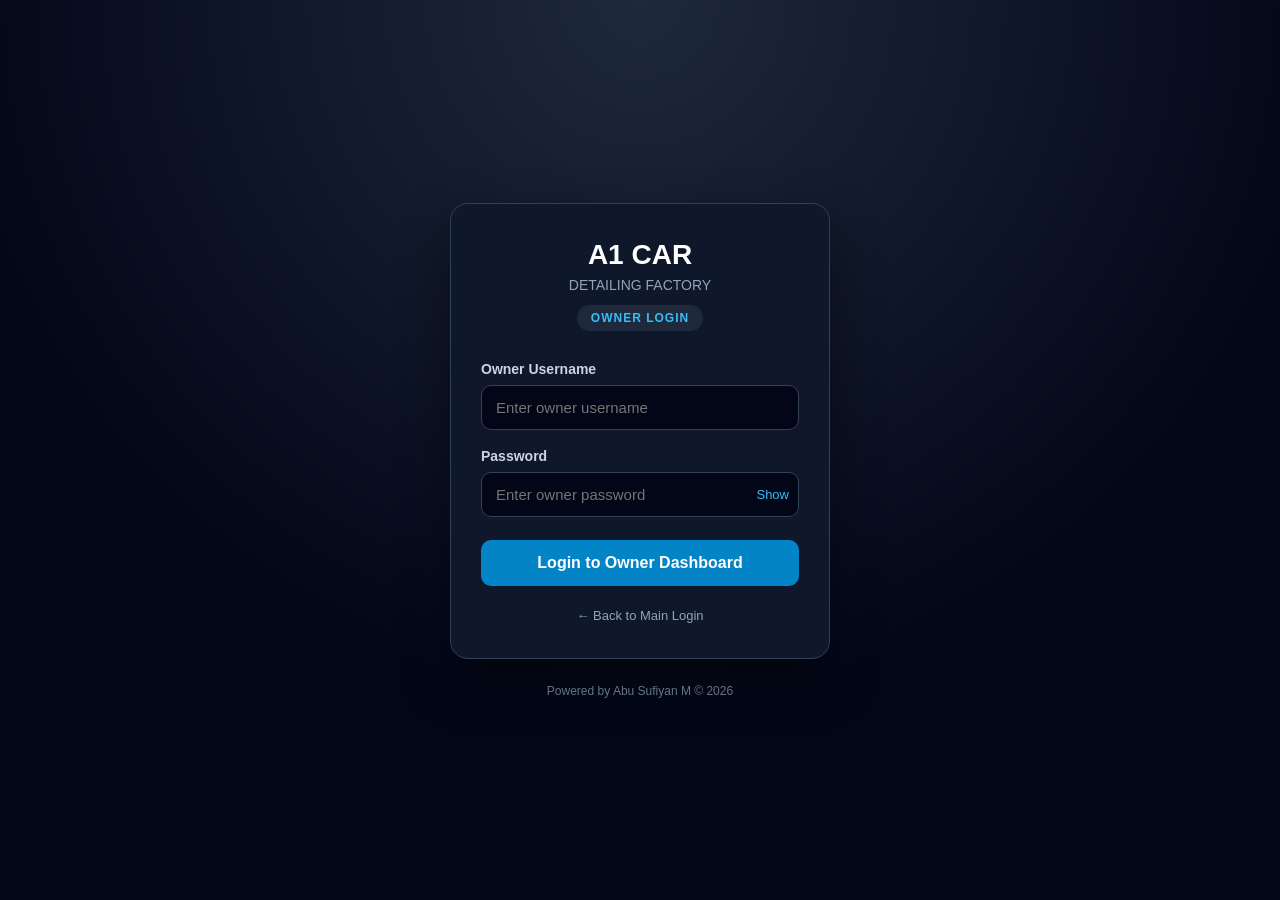
<file: reports.html>
<!DOCTYPE html>
<html lang="en">
<head>
    <meta charset="UTF-8">
    <meta name="viewport" content="width=device-width, initial-scale=1.0">

    <title>Reports - A1 Car Detailing Factory</title>

    <link rel="stylesheet" href="reports.css">
</head>

<body>

    <!-- ================= HEADER ================= -->

    <header class="top-header">

        <div>
            <h1>A1 Car Detailing Factory</h1>
            <p>Daily / Monthly Reports</p>
        </div>

        <div class="header-actions">
            <button onclick="goDashboard()" class="dashboard-btn">
                ← Dashboard
            </button>

            <button onclick="logout()" class="logout-btn">
                Logout
            </button>
        </div>

    </header>


    <!-- ================= MAIN ================= -->

    <main class="container">

        <!-- REPORT CONTROLS -->

        <section class="report-controls">

            <div class="control-group">

                <label for="reportType">
                    Report Type
                </label>

                <select id="reportType" onchange="changeReportType()">
                    <option value="daily">Daily Report</option>
                    <option value="monthly">Monthly Report</option>
                    <option value="custom">Custom Report</option>
                </select>

            </div>


            <div class="control-group" id="dailyGroup">

                <label for="reportDate">
                    Select Date
                </label>

                <input
                    type="date"
                    id="reportDate"
                    onchange="generateReport()"
                >

            </div>


            <div class="control-group hidden" id="monthlyGroup">

                <label for="reportMonth">
                    Select Month
                </label>

                <input
                    type="month"
                    id="reportMonth"
                    onchange="generateReport()"
                >

            </div>


            <div class="control-group hidden" id="customFromGroup">

                <label for="fromDate">
                    From Date
                </label>

                <input
                    type="date"
                    id="fromDate"
                    onchange="generateReport()"
                >

            </div>


            <div class="control-group hidden" id="customToGroup">

                <label for="toDate">
                    To Date
                </label>

                <input
                    type="date"
                    id="toDate"
                    onchange="generateReport()"
                >

            </div>


            <div class="control-buttons">

                <button onclick="generateReport()" class="generate-btn">
                    Generate Report
                </button>

                <button onclick="printReport()" class="print-btn">
                    Print
                </button>

                <button onclick="exportCSV()" class="export-btn">
                    Export CSV
                </button>

            </div>

        </section>


        <!-- REPORT TITLE -->

        <section class="report-heading">

            <div>

                <h2 id="reportTitle">
                    Daily Report
                </h2>

                <p id="reportPeriod">
                    -
                </p>

            </div>

            <div class="generated-time">
                Generated:
                <span id="generatedTime">-</span>
            </div>

        </section>


        <!-- ================= STAT CARDS ================= -->

        <section class="stats-grid">

            <div class="stat-card">

               

                <div>
                    <span>Total Vehicles</span>
                    <strong id="totalVehicles">
                        0
                    </strong>
                </div>

            </div>


            <div class="stat-card">

                <div class="stat-icon">
                    ✅
                </div>

                <div>
                    <span>Completed</span>
                    <strong id="completedVehicles">
                        0
                    </strong>
                </div>

            </div>


            <div class="stat-card">

                

                <div>
                    <span>Active / Inside</span>
                    <strong id="activeVehicles">
                        0
                    </strong>
                </div>

            </div>


            <div class="stat-card">

                <div class="stat-icon">
                    ₹
                </div>

                <div>
                    <span>Service Amount</span>
                    <strong id="serviceAmount">
                        ₹0
                    </strong>
                </div>

            </div>


            <div class="stat-card">

              

                <div>
                    <span>Amount Received</span>
                    <strong id="receivedAmount">
                        ₹0
                    </strong>
                </div>

            </div>


            <div class="stat-card">


                <div>
                    <span>Pending Balance</span>
                    <strong id="pendingAmount">
                        ₹0
                    </strong>
                </div>

            </div>

        </section>


        <!-- ================= PAYMENT SUMMARY ================= -->

        <section class="payment-section">

            <h2>Payment Summary</h2>

            <div class="payment-grid">

                <div class="payment-card cash">

                    

                    <div>

                        <span>CASH</span>

                        <strong id="cashAmount">
                            ₹0
                        </strong>

                    </div>

                </div>


                <div class="payment-card phonepe">

                    

                    <div>

                        <span>PHONEPE</span>

                        <strong id="phonePeAmount">
                            ₹0
                        </strong>

                    </div>

                </div>


                <div class="payment-card total">


                    <div>

                        <span>TOTAL RECEIVED</span>

                        <strong id="totalReceived">
                            ₹0
                        </strong>

                    </div>

                </div>

            </div>

        </section>


        <!-- ================= SERVICE SUMMARY ================= -->

        <section class="table-section">

            <div class="section-header">

                <div>

                    <h2>Service-wise Report</h2>

                    <p>
                        Services completed during the selected period
                    </p>

                </div>

            </div>


            <div class="table-wrapper">

                <table>

                    <thead>

                        <tr>

                            <th>No.</th>
                            <th>Service</th>
                            <th>Vehicles</th>
                            <th>Service Amount</th>
                            <th>Received</th>
                            <th>Balance</th>

                        </tr>

                    </thead>

                    <tbody id="serviceTable">

                        <tr>

                            <td colspan="6" class="empty">
                                No service data available
                            </td>

                        </tr>

                    </tbody>

                </table>

            </div>

        </section>


        <!-- ================= VEHICLE REPORT ================= -->

        <section class="table-section report-table">

            <div class="section-header">

                <div>

                    <h2>Vehicle Report</h2>

                    <p>
                        Vehicle records for the selected period
                    </p>

                </div>

                <span id="recordCount">
                    0 Records
                </span>

            </div>


            <div class="table-wrapper">

                <table id="vehicleReportTable">

                    <thead>

                        <tr>

                            <th>No.</th>
                            <th>Date</th>
                            <th>Vehicle Number</th>
                            <th>Owner Name</th>
                            <th>Phone</th>
                            <th>Vehicle</th>
                            <th>Service</th>
                            <th>Entry Time</th>
                            <th>Exit Time</th>
                            <th>Amount</th>
                            <th>Received</th>
                            <th>Balance</th>
                            <th>Payment</th>
                            <th>Status</th>

                        </tr>

                    </thead>

                    <tbody id="vehicleTable">

                        <tr>

                            <td colspan="14" class="empty">
                                No records available
                            </td>

                        </tr>

                    </tbody>

                </table>

            </div>

        </section>


        <!-- ================= FOOTER ================= -->

        <footer>

            <p>
                Powered by Abu Sufiyan M ©2026
            </p>

            <p>
                A1 Car Detailing Factory
            </p>

        </footer>

    </main>


    <script src="reports.js"></script>

</body>
</html>
</file>
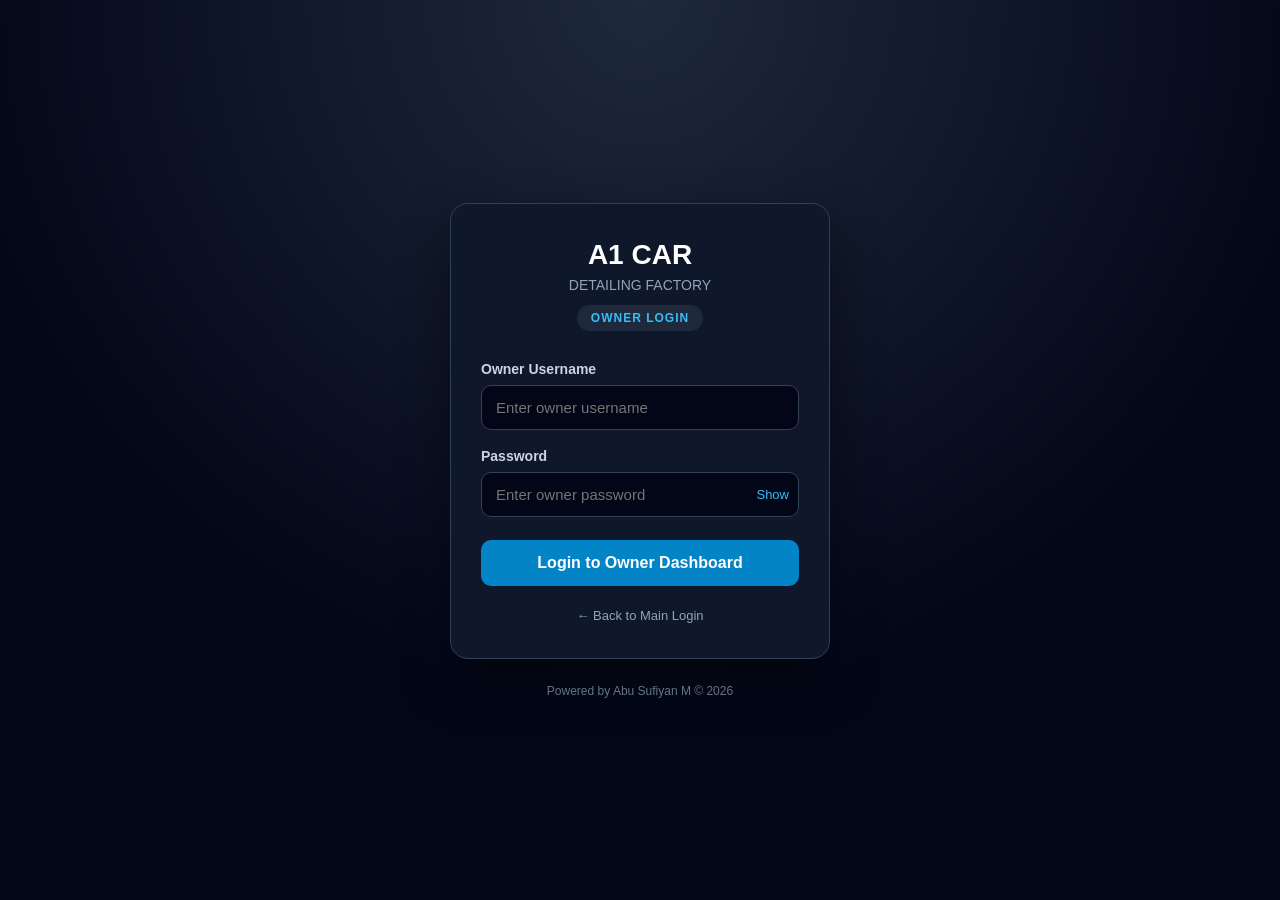
<file: revenue.html>
<!DOCTYPE html>
<html lang="en">
<head>
    <meta charset="UTF-8">
    <meta name="viewport" content="width=device-width, initial-scale=1.0">
    <title>Revenue - A1 Car Detailing Factory</title>
    <link rel="stylesheet" href="revenue.css">
</head>

<body>

<header class="top-header">

    <div>
        <h1>A1 Car Detailing Factory</h1>
        <p>Revenue Management</p>
    </div>

    <button class="back-btn" onclick="goDashboard()">
        ← Owner Dashboard
    </button>

</header>


<main class="container">

    <section class="page-title">

        <div>
            <h2>Revenue</h2>
            <p>Track service revenue and payments</p>
        </div>

        <button class="refresh-btn" onclick="loadRevenue()">
            Refresh
        </button>

    </section>


    <!-- DATE FILTER -->

    <section class="filter-card">

        <div class="filter-group">

            <label>From Date</label>

            <input
                type="date"
                id="fromDate"
                onchange="loadRevenue()"
            >

        </div>


        <div class="filter-group">

            <label>To Date</label>

            <input
                type="date"
                id="toDate"
                onchange="loadRevenue()"
            >

        </div>


        <div class="filter-group">

            <label>Payment Method</label>

            <select
                id="paymentFilter"
                onchange="loadRevenue()"
            >

                <option value="all">All Payments</option>
                <option value="CASH">CASH</option>
                <option value="PHONEPE">PHONEPE</option>

            </select>

        </div>


        <button
            class="today-btn"
            onclick="setToday()"
        >
            Today
        </button>


        <button
            class="clear-btn"
            onclick="clearFilters()"
        >
            Clear
        </button>

    </section>


    <!-- REVENUE CARDS -->

    <section class="stats-grid">

        <div class="stat-card">

            <div class="stat-icon">
                🚗
            </div>

            <div>
                <span>Completed Vehicles</span>
                <strong id="completedVehicles">0</strong>
            </div>

        </div>


        <div class="stat-card">

            

            <div>
                <span>Total Service Amount</span>
                <strong id="totalServiceAmount">₹0</strong>
            </div>

        </div>


        <div class="stat-card">

            

            <div>
                <span>Total Received</span>
                <strong id="totalReceived">₹0</strong>
            </div>

        </div>


        <div class="stat-card">

           
            <div>
                <span>Total Balance</span>
                <strong id="totalBalance">₹0</strong>
            </div>

        </div>

    </section>


    <!-- PAYMENT SUMMARY -->

    <section class="payment-grid">

        <div class="payment-card">

            <div class="payment-title">
                CASH
            </div>

            <strong id="cashAmount">
                ₹0
            </strong>

            <span>
                Cash Received
            </span>

        </div>


        <div class="payment-card">

            <div class="payment-title">
                PHONEPE
            </div>

            <strong id="phonePeAmount">
                ₹0
            </strong>

            <span>
                PhonePe Received
            </span>

        </div>


        <div class="payment-card">

            <div class="payment-title">
                TOTAL
            </div>

            <strong id="paymentTotal">
                ₹0
            </strong>

            <span>
                Total Received
            </span>

        </div>

    </section>


    <!-- REVENUE TABLE -->

    <section class="table-card">

        <div class="table-header">

            <div>
                <h3>Revenue Records</h3>
                <p>Completed vehicle payments</p>
            </div>

            <span id="recordCount">
                0 records
            </span>

        </div>


        <div class="table-wrapper">

            <table>

                <thead>

                    <tr>
                        <th>No.</th>
                        <th>Date</th>
                        <th>Vehicle Number</th>
                        <th>Owner Name</th>
                        <th>Service</th>
                        <th>Service Amount</th>
                        <th>Amount Received</th>
                        <th>Balance</th>
                        <th>Payment</th>
                        <th>Exit Time</th>
                        <th>Remark</th>
                    </tr>

                </thead>


                <tbody id="revenueTable">
                </tbody>

            </table>

        </div>


        <div
            id="emptyMessage"
            class="empty-message"
        >

            <div>💰</div>

            <h3>No Revenue Records</h3>

            <p>
                No completed payment records were found
                for the selected period.
            </p>

        </div>

    </section>

</main>


<footer>
    Powered by Abu Sufiyan M ©2026
</footer>


<script src="revenue.js"></script>

</body>
</html>
</file>
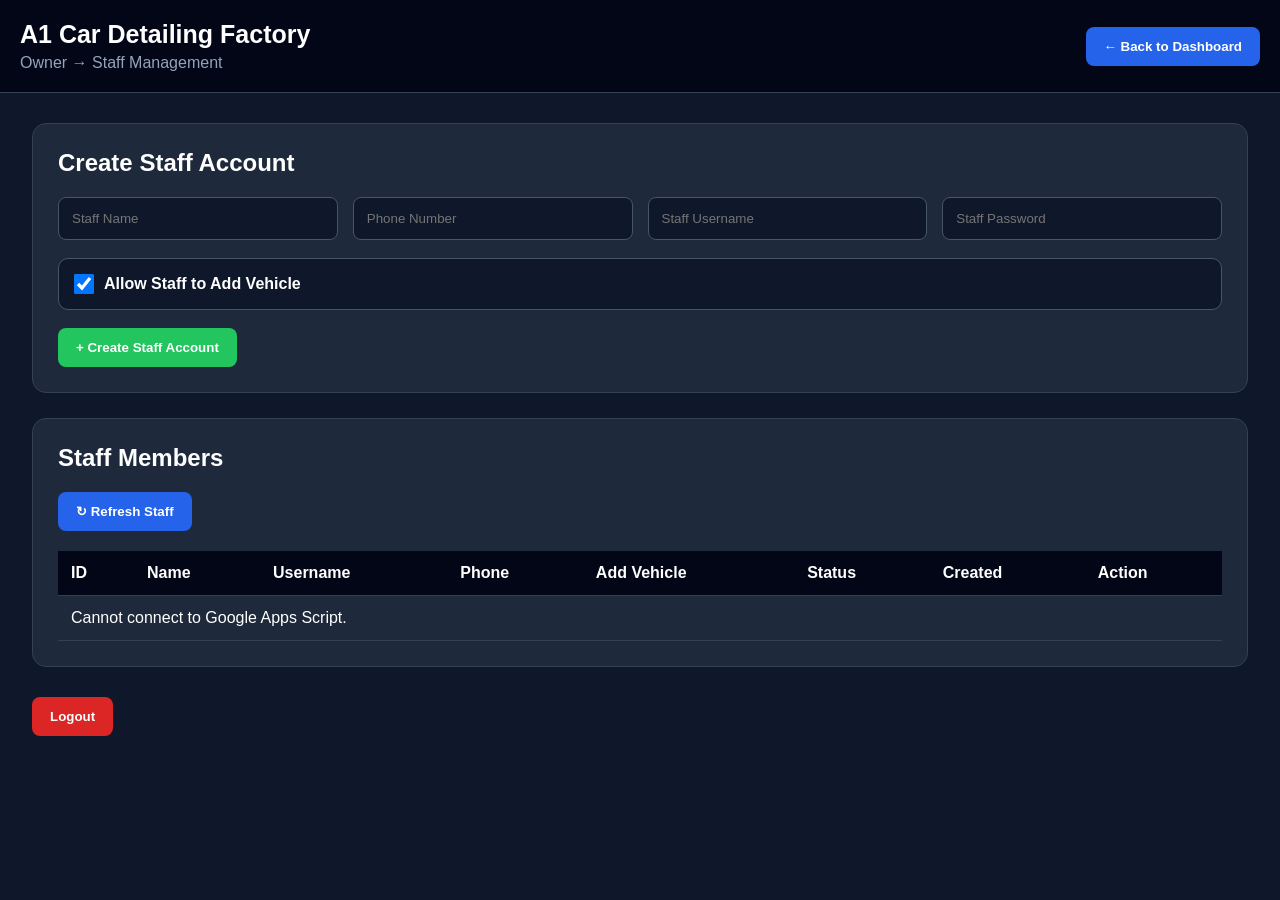
<file: staff-management.html>
<!DOCTYPE html>
<html lang="en">
<head>
    <meta charset="UTF-8">
    <meta name="viewport" content="width=device-width, initial-scale=1.0">

    <title>A1 - Staff Management</title>

    <style>
        * {
            box-sizing: border-box;
            margin: 0;
            padding: 0;
        }

        body {
            font-family: Arial, sans-serif;
            background: #0f172a;
            color: white;
            min-height: 100vh;
        }

        /* HEADER */

        .header {
            background: #020617;
            padding: 20px;
            border-bottom: 1px solid #334155;

            display: flex;
            justify-content: space-between;
            align-items: center;

            gap: 20px;
        }

        .header h1 {
            font-size: 25px;
        }

        .header p {
            color: #94a3b8;
            margin-top: 5px;
        }

        .dashboard-btn {
            background: #2563eb;
            color: white;
            border: none;

            padding: 12px 18px;

            border-radius: 8px;

            cursor: pointer;

            font-weight: bold;
        }

        .dashboard-btn:hover {
            background: #1d4ed8;
        }

        /* CONTAINER */

        .container {
            width: 95%;
            max-width: 1250px;

            margin: 30px auto;
        }

        /* CARD */

        .card {
            background: #1e293b;

            border: 1px solid #334155;

            border-radius: 14px;

            padding: 25px;

            margin-bottom: 25px;
        }

        .card h2 {
            margin-bottom: 20px;
        }

        /* FORM */

        .form-grid {
            display: grid;

            grid-template-columns:
                repeat(auto-fit, minmax(200px, 1fr));

            gap: 15px;
        }

        input {
            width: 100%;

            padding: 13px;

            border-radius: 8px;

            border: 1px solid #475569;

            background: #0f172a;

            color: white;

            outline: none;
        }

        input:focus {
            border-color: #38bdf8;
        }

        /* PERMISSION */

        .permission-box {
            margin-top: 18px;

            padding: 15px;

            background: #0f172a;

            border: 1px solid #475569;

            border-radius: 10px;
        }

        .permission-label {
            display: flex;

            align-items: center;

            gap: 10px;

            cursor: pointer;

            font-weight: bold;
        }

        .permission-label input {
            width: 20px;
            height: 20px;

            cursor: pointer;
        }

        /* BUTTONS */

        button {
            padding: 12px 18px;

            border: none;

            border-radius: 8px;

            cursor: pointer;

            font-weight: bold;
        }

        button:disabled {
            opacity: 0.6;
            cursor: not-allowed;
        }

        .create-btn {
            background: #22c55e;

            color: white;

            margin-top: 18px;
        }

        .create-btn:hover {
            background: #16a34a;
        }

        .refresh-btn {
            background: #2563eb;

            color: white;
        }

        .refresh-btn:hover {
            background: #1d4ed8;
        }

        .logout-btn {
            background: #dc2626;

            color: white;

            margin-top: 5px;
        }

        .logout-btn:hover {
            background: #b91c1c;
        }

        /* MESSAGE */

        .message {
            display: none;

            margin-top: 15px;

            padding: 13px;

            border-radius: 8px;
        }

        .success {
            display: block;

            background: #14532d;

            color: #bbf7d0;
        }

        .error {
            display: block;

            background: #7f1d1d;

            color: #fecaca;
        }

        /* TABLE */

        .table-wrapper {
            overflow-x: auto;

            margin-top: 20px;
        }

        table {
            width: 100%;

            min-width: 1100px;

            border-collapse: collapse;
        }

        th,
        td {
            padding: 13px;

            border-bottom: 1px solid #334155;

            text-align: left;
        }

        th {
            background: #020617;
        }

        tr:hover {
            background: #172033;
        }

        /* STATUS */

        .status {
            display: inline-block;

            padding: 6px 10px;

            border-radius: 20px;

            font-size: 12px;

            font-weight: bold;
        }

        .active {
            background: #14532d;

            color: #86efac;
        }

        .disabled {
            background: #7f1d1d;

            color: #fecaca;
        }

        /* PERMISSION */

        .permission-toggle {
            display: flex;

            align-items: center;

            gap: 8px;
        }

        .permission-toggle input {
            width: 18px;
            height: 18px;

            cursor: pointer;
        }

        .permission-yes {
            color: #86efac;

            font-weight: bold;
        }

        .permission-no {
            color: #fca5a5;

            font-weight: bold;
        }

        /* ACTION */

        .action-btn {
            padding: 8px 12px;

            margin-right: 5px;

            margin-bottom: 5px;
        }

        .disable {
            background: #f59e0b;

            color: black;
        }

        .disable:hover {
            background: #d97706;
        }

        .enable {
            background: #22c55e;

            color: white;
        }

        .enable:hover {
            background: #16a34a;
        }

        .delete {
            background: #dc2626;

            color: white;
        }

        .delete:hover {
            background: #b91c1c;
        }

        /* LOADING */

        .loading {
            text-align: center;

            color: #94a3b8;

            padding: 25px;
        }

        /* MOBILE */

        @media(max-width: 600px) {

            .header {
                flex-direction: column;

                align-items: flex-start;
            }

            .dashboard-btn {
                width: 100%;
            }

            .container {
                width: 92%;
            }

            .card {
                padding: 18px;
            }
        }
    </style>
</head>

<body>

    <!-- HEADER -->

    <div class="header">

        <div>

            <h1>
                A1 Car Detailing Factory
            </h1>

            <p>
                Owner → Staff Management
            </p>

        </div>

        <button
            class="dashboard-btn"
            onclick="goToDashboard()">

            ← Back to Dashboard

        </button>

    </div>


    <div class="container">

        <!-- CREATE STAFF -->

        <div class="card">

            <h2>
                Create Staff Account
            </h2>

            <div class="form-grid">

                <input
                    id="staffName"
                    type="text"
                    placeholder="Staff Name">

                <input
                    id="staffPhone"
                    type="tel"
                    placeholder="Phone Number">

                <input
                    id="staffUsername"
                    type="text"
                    placeholder="Staff Username"
                    autocomplete="off">

                <input
                    id="staffPassword"
                    type="password"
                    placeholder="Staff Password"
                    autocomplete="new-password">

            </div>


            <!-- PERMISSION -->

            <div class="permission-box">

                <label class="permission-label">

                    <input
                        id="addVehiclePermission"
                        type="checkbox"
                        checked>

                    <span>
                        Allow Staff to Add Vehicle
                    </span>

                </label>

            </div>


            <button
                id="createButton"
                class="create-btn"
                onclick="createStaff()">

                + Create Staff Account

            </button>


            <div
                id="message"
                class="message">
            </div>

        </div>


        <!-- STAFF LIST -->

        <div class="card">

            <h2>
                Staff Members
            </h2>

            <button
                class="refresh-btn"
                onclick="loadStaff()">

                ↻ Refresh Staff

            </button>


            <div class="table-wrapper">

                <table>

                    <thead>

                        <tr>

                            <th>ID</th>

                            <th>Name</th>

                            <th>Username</th>

                            <th>Phone</th>

                            <th>Add Vehicle</th>

                            <th>Status</th>

                            <th>Created</th>

                            <th>Action</th>

                        </tr>

                    </thead>


                    <tbody id="staffTable">

                        <tr>

                            <td
                                colspan="8"
                                class="loading">

                                Loading...

                            </td>

                        </tr>

                    </tbody>

                </table>

            </div>

        </div>


        <button
            class="logout-btn"
            onclick="logoutOwner()">

            Logout

        </button>

    </div>


<script>

/* ============================================================
   GOOGLE APPS SCRIPT URL
   ============================================================ */

const API_URL =
"https://script.google.com/macros/s/AKfycbwoKohiflL0GrN8fqjZyzo-z16EA3m4Q8hqWavbc8oH1iL7W3rOQ6K1M-WLH6UiUFU8/exec";


/* ============================================================
   DASHBOARD
   ============================================================ */

function goToDashboard() {

    window.location.href =
        "owner-dashboard.html";

}


/* ============================================================
   MESSAGE
   ============================================================ */

function showMessage(message, type) {

    const box =
        document.getElementById("message");

    box.textContent = message;

    box.className =
        "message " + type;

    box.style.display = "block";

}


/* ============================================================
   CREATE STAFF
   ============================================================ */

async function createStaff() {

    const name =
        document
            .getElementById("staffName")
            .value
            .trim();

    const phone =
        document
            .getElementById("staffPhone")
            .value
            .trim();

    const username =
        document
            .getElementById("staffUsername")
            .value
            .trim();

    const password =
        document
            .getElementById("staffPassword")
            .value;

    const addVehicle =
        document
            .getElementById("addVehiclePermission")
            .checked;


    if (!name) {

        showMessage(
            "Please enter staff name.",
            "error"
        );

        return;
    }


    if (!username) {

        showMessage(
            "Please enter staff username.",
            "error"
        );

        return;
    }


    if (!password) {

        showMessage(
            "Please enter staff password.",
            "error"
        );

        return;
    }


    if (username.length < 3) {

        showMessage(
            "Username must contain at least 3 characters.",
            "error"
        );

        return;
    }


    if (password.length < 4) {

        showMessage(
            "Password must contain at least 4 characters.",
            "error"
        );

        return;
    }


    const createButton =
        document.getElementById("createButton");


    createButton.disabled = true;

    createButton.textContent =
        "Creating...";


    try {

        const response =
            await fetch(
                API_URL,
                {
                    method: "POST",

                    body: JSON.stringify({

                        action: "createStaff",

                        name: name,

                        phone: phone,

                        username: username,

                        password: password,

                        addVehicle: addVehicle

                    })

                }
            );


        const result =
            await response.json();


        console.log(
            "CREATE STAFF RESPONSE:",
            result
        );


        if (!result.success) {

            showMessage(
                result.message ||
                "Unable to create staff account.",
                "error"
            );

            return;
        }


        showMessage(
            "Staff account created successfully. Add Vehicle: " +
            (addVehicle ? "ON" : "OFF"),
            "success"
        );


        document.getElementById(
            "staffName"
        ).value = "";


        document.getElementById(
            "staffPhone"
        ).value = "";


        document.getElementById(
            "staffUsername"
        ).value = "";


        document.getElementById(
            "staffPassword"
        ).value = "";


        document.getElementById(
            "addVehiclePermission"
        ).checked = true;


        await loadStaff();

    }
    catch(error) {

        console.error(
            "CREATE STAFF ERROR:",
            error
        );


        showMessage(
            "Cannot connect to Google Apps Script.",
            "error"
        );

    }
    finally {

        createButton.disabled = false;

        createButton.textContent =
            "+ Create Staff Account";

    }

}


/* ============================================================
   LOAD STAFF
   ============================================================ */

async function loadStaff() {

    const table =
        document.getElementById("staffTable");


    table.innerHTML = `
        <tr>
            <td colspan="8" class="loading">
                Loading staff...
            </td>
        </tr>
    `;


    try {

        const response =
            await fetch(
                API_URL +
                "?action=getStaff&t=" +
                Date.now()
            );


        const result =
            await response.json();


        console.log(
            "GET STAFF RESPONSE:",
            result
        );


        if (!result.success) {

            table.innerHTML = `
                <tr>
                    <td colspan="8">
                        ${escapeHTML(
                            result.message ||
                            "Unable to load staff."
                        )}
                    </td>
                </tr>
            `;

            return;
        }


        const staffList =
            Array.isArray(result.staff)
                ? result.staff
                : [];


        if (staffList.length === 0) {

            table.innerHTML = `
                <tr>
                    <td colspan="8">
                        No staff accounts created yet.
                    </td>
                </tr>
            `;

            return;
        }


        table.innerHTML = "";


        staffList.forEach(function(staff) {

            const row =
                document.createElement("tr");


            const isActive =
                String(staff.status)
                    .toUpperCase() === "ACTIVE";


            const statusClass =
                isActive
                    ? "active"
                    : "disabled";


            const statusButton =
                isActive

                ? `
                    <button
                        class="action-btn disable"
                        onclick="changeStatus(
                            '${escapeJS(staff.id)}',
                            'DISABLED'
                        )">

                        Disable

                    </button>
                `

                : `
                    <button
                        class="action-btn enable"
                        onclick="changeStatus(
                            '${escapeJS(staff.id)}',
                            'ACTIVE'
                        )">

                        Enable

                    </button>
                `;


            const addVehicle =
                staff.addVehicle === true ||

                String(staff.addVehicle)
                    .toUpperCase() === "YES" ||

                String(staff.addVehicle)
                    .toUpperCase() === "TRUE";


            row.innerHTML = `

                <td>
                    ${escapeHTML(staff.id)}
                </td>

                <td>
                    ${escapeHTML(staff.name)}
                </td>

                <td>
                    ${escapeHTML(staff.username)}
                </td>

                <td>
                    ${escapeHTML(staff.phone)}
                </td>

                <td>

                    <label class="permission-toggle">

                        <input
                            type="checkbox"
                            ${addVehicle ? "checked" : ""}

                            onchange="
                                changePermission(
                                    '${escapeJS(staff.id)}',
                                    this.checked
                                )
                            ">

                        <span class="${
                            addVehicle
                                ? "permission-yes"
                                : "permission-no"
                        }">

                            ${addVehicle ? "YES - ON" : "NO - OFF"}

                        </span>

                    </label>

                </td>

                <td>

                    <span
                        class="status ${statusClass}">

                        ${escapeHTML(
                            String(staff.status)
                                .toUpperCase()
                        )}

                    </span>

                </td>

                <td>
                    ${escapeHTML(staff.createdAt)}
                </td>

                <td>

                    ${statusButton}

                    <button
                        class="action-btn delete"
                        onclick="
                            deleteStaff(
                                '${escapeJS(staff.id)}'
                            )
                        ">

                        Delete

                    </button>

                </td>

            `;


            table.appendChild(row);

        });

    }

    catch(error) {

        console.error(
            "LOAD STAFF ERROR:",
            error
        );


        table.innerHTML = `
            <tr>
                <td colspan="8">
                    Cannot connect to Google Apps Script.
                </td>
            </tr>
        `;

    }

}


/* ============================================================
   CHANGE ADD VEHICLE PERMISSION
   ============================================================ */

async function changePermission(
    staffId,
    allowed
) {

    const newPermission =
        allowed ? "ON" : "OFF";


    try {

        const response =
            await fetch(
                API_URL,
                {
                    method: "POST",

                    body: JSON.stringify({

                        action:
                            "updateStaffPermission",

                        staffId:
                            staffId,

                        addVehicle:
                            allowed

                    })

                }
            );


        const result =
            await response.json();


        console.log(
            "PERMISSION RESPONSE:",
            result
        );


        if (!result.success) {

            alert(
                result.message ||
                "Unable to update Add Vehicle permission."
            );

            await loadStaff();

            return;
        }


        alert(
            "Add Vehicle permission is now " +
            newPermission
        );


        await loadStaff();

    }

    catch(error) {

        console.error(
            "PERMISSION ERROR:",
            error
        );


        alert(
            "Unable to update Add Vehicle permission."
        );


        await loadStaff();

    }

}


/* ============================================================
   CHANGE STATUS
   ============================================================ */

async function changeStatus(
    staffId,
    status
) {

    const question =
        status === "ACTIVE"

            ? "Enable this staff account?"

            : "Disable this staff account?";


    if (!confirm(question)) {

        return;
    }


    try {

        const response =
            await fetch(
                API_URL,
                {
                    method: "POST",

                    body: JSON.stringify({

                        action:
                            "updateStaffStatus",

                        staffId:
                            staffId,

                        status:
                            status

                    })

                }
            );


        const result =
            await response.json();


        console.log(
            "STATUS RESPONSE:",
            result
        );


        if (!result.success) {

            alert(
                result.message ||
                "Unable to change staff status."
            );

            await loadStaff();

            return;
        }


        alert(
            result.message ||
            "Staff status updated successfully."
        );


        await loadStaff();

    }

    catch(error) {

        console.error(
            "STATUS ERROR:",
            error
        );


        alert(
            "Cannot connect to Google Sheets."
        );


        await loadStaff();

    }

}


/* ============================================================
   DELETE STAFF
   ============================================================ */

async function deleteStaff(staffId) {

    if (
        !confirm(
            "Permanently delete this staff account?"
        )
    ) {

        return;
    }


    try {

        const response =
            await fetch(
                API_URL,
                {
                    method: "POST",

                    body: JSON.stringify({

                        action:
                            "deleteStaff",

                        staffId:
                            staffId

                    })

                }
            );


        const result =
            await response.json();


        console.log(
            "DELETE RESPONSE:",
            result
        );


        if (!result.success) {

            alert(
                result.message ||
                "Unable to delete staff."
            );

            return;
        }


        alert(
            "Staff account deleted successfully."
        );


        await loadStaff();

    }

    catch(error) {

        console.error(
            "DELETE ERROR:",
            error
        );


        alert(
            "Cannot connect to Google Sheets."
        );

    }

}


/* ============================================================
   HTML ESCAPE
   ============================================================ */

function escapeHTML(value) {

    return String(value ?? "")

        .replaceAll("&", "&amp;")

        .replaceAll("<", "&lt;")

        .replaceAll(">", "&gt;")

        .replaceAll('"', "&quot;")

        .replaceAll("'", "&#039;");

}


/* ============================================================
   JAVASCRIPT ESCAPE
   ============================================================ */

function escapeJS(value) {

    return String(value ?? "")

        .replaceAll("\\", "\\\\")

        .replaceAll("'", "\\'")

        .replaceAll("\n", "\\n")

        .replaceAll("\r", "\\r");

}


/* ============================================================
   OWNER LOGOUT
   ============================================================ */

function logoutOwner() {

    localStorage.removeItem(
        "ownerLoggedIn"
    );

    sessionStorage.clear();

    window.location.href =
        "login.html";

}


/* ============================================================
   START
   ============================================================ */

document.addEventListener(
    "DOMContentLoaded",
    function() {

        loadStaff();

    }
);

</script>

</body>
</html>
</file>
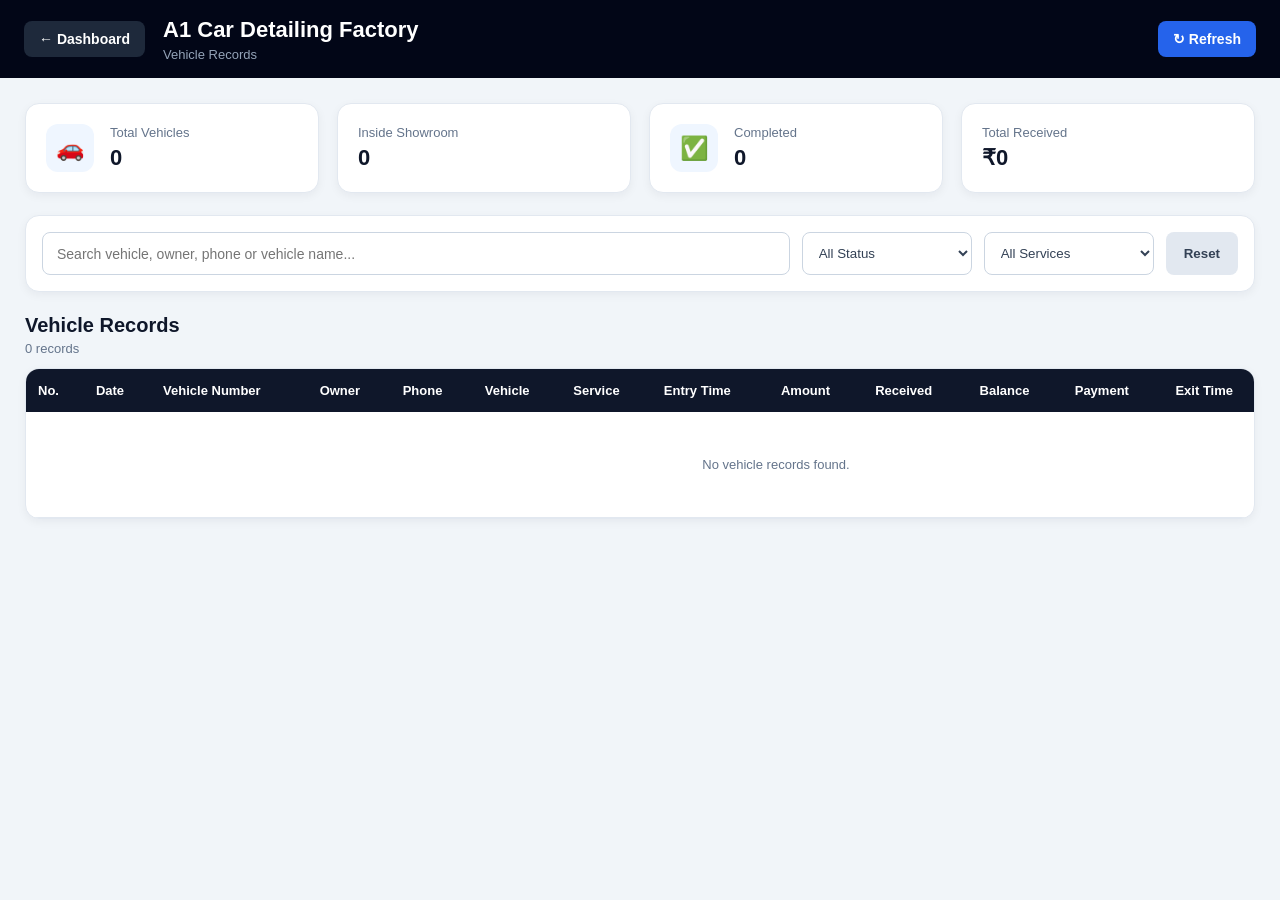
<file: vehicle-records.html>
<!DOCTYPE html>
<html lang="en">

<head>
    <meta charset="UTF-8">

    <meta
        name="viewport"
        content="width=device-width, initial-scale=1.0"
    >

    <title>A1 Car Detailing Factory - Vehicle Records</title>

    <link
        rel="stylesheet"
        href="vehicle-records.css"
    >
</head>

<body>

    <!-- =====================================================
         HEADER
         ===================================================== -->

    <header class="top-header">

        <div class="header-left">

            <button
                class="back-btn"
                onclick="goDashboard()"
            >
                ← Dashboard
            </button>

            <div>
                <h1>A1 Car Detailing Factory</h1>
                <p>Vehicle Records</p>
            </div>

        </div>

        <button
            class="refresh-btn"
            onclick="loadRecords()"
        >
            ↻ Refresh
        </button>

    </header>


    <!-- =====================================================
         MAIN
         ===================================================== -->

    <main class="main-container">


        <!-- =================================================
             STATISTICS
             ================================================= -->

        <section class="stats-grid">

            <div class="stat-card">

                <div class="stat-icon">
                    🚗
                </div>

                <div>
                    <span>Total Vehicles</span>
                    <strong id="totalVehicles">0</strong>
                </div>

            </div>


            <div class="stat-card">

               

                <div>
                    <span>Inside Showroom</span>
                    <strong id="activeVehicles">0</strong>
                </div>

            </div>


            <div class="stat-card">

                <div class="stat-icon">
                    ✅
                </div>

                <div>
                    <span>Completed</span>
                    <strong id="completedVehicles">0</strong>
                </div>

            </div>


            <div class="stat-card">

               

                <div>
                    <span>Total Received</span>
                    <strong id="totalRevenue">₹0</strong>
                </div>

            </div>

        </section>


        <!-- =================================================
             FILTER AREA
             ================================================= -->

        <section class="filter-card">

            <div class="search-box">

               

                <input
                    type="text"
                    id="searchInput"
                    placeholder="Search vehicle, owner, phone or vehicle name..."
                    autocomplete="off"
                >

            </div>


            <select id="statusFilter">

                <option value="all">
                    All Status
                </option>

                <option value="Inside">
                    Inside Showroom
                </option>

                <option value="Completed">
                    Completed
                </option>

            </select>


            <select id="serviceFilter">

                <option value="all">
                    All Services
                </option>

                <option value="Full Wash">
                    Full Wash
                </option>

                <option value="Interior Cleaning">
                    Interior Cleaning
                </option>

                <option value="Body Wash">
                    Body Wash
                </option>
                <option value="Fome Wash">
                    Fome Wash
                </option>

                <option value="PPF">
                    PPF
                </option>

                <option value="Maintenance">
                    Maintenance
                </option>

                <option value="Rubbing Polish">
                    Rubbing Polish
                </option>

                <option value="Ceramic Coating">
                    Ceramic Coating
                </option>

                <option value="Other">
                    Other
                </option>

            </select>


            <button
                class="reset-btn"
                onclick="resetFilters()"
            >
                Reset
            </button>

        </section>


        <!-- =================================================
             RECORD HEADER
             ================================================= -->

        <div class="records-heading">

            <div>

                <h2>Vehicle Records</h2>

                <span id="recordCount">
                    0 records
                </span>

            </div>

        </div>


        <!-- =================================================
             TABLE
             ================================================= -->

        <section class="table-card">

            <div class="table-wrapper">

                <table>

                    <thead>

                        <tr>

                            <th>No.</th>

                            <th>Date</th>

                            <th>Vehicle Number</th>

                            <th>Owner</th>

                            <th>Phone</th>

                            <th>Vehicle</th>

                            <th>Service</th>

                            <th>Entry Time</th>

                            <th>Amount</th>

                            <th>Received</th>

                            <th>Balance</th>

                            <th>Payment</th>

                            <th>Exit Time</th>

                            <th>Status</th>

                            <th>Remark</th>

                            <th>Action</th>

                        </tr>

                    </thead>

                    <tbody id="recordsTable">

                        <tr>

                            <td
                                colspan="16"
                                class="empty-row"
                            >
                                Loading vehicle records...
                            </td>

                        </tr>

                    </tbody>

                </table>

            </div>

        </section>

    </main>


    <!-- =====================================================
         DETAILS MODAL
         ===================================================== -->

    <div
        id="detailsModal"
        class="details-modal"
    >

        <div class="details-modal-box">

            <div class="details-header">

                <div>
                    <h2>Vehicle Details</h2>
                    <p>Complete vehicle information</p>
                </div>

                <button
                    class="close-btn"
                    onclick="closeDetails()"
                >
                    ×
                </button>

            </div>

            <div
                id="detailsContent"
                class="details-content"
            >
            </div>

        </div>

    </div>


    <!-- =====================================================
         JAVASCRIPT
         ===================================================== -->

    <script src="vehicle-records.js"></script>

</body>

</html>
</file>
<file: active-vehicles.css>
* {
    margin: 0;
    padding: 0;
    box-sizing: border-box;
}

body {
    font-family: Arial, Helvetica, sans-serif;
    background: #f1f5f9;
    color: #0f172a;
}

/* HEADER */

.top-header {
    background: #020617;
    color: white;
    padding: 20px 30px;
    display: flex;
    justify-content: space-between;
    align-items: center;
}

.top-header h1 {
    font-size: 24px;
    margin-bottom: 5px;
}

.top-header p {
    color: #94a3b8;
    font-size: 14px;
}

.back-btn {
    border: none;
    background: #334155;
    color: white;
    padding: 11px 18px;
    border-radius: 8px;
    cursor: pointer;
    font-size: 14px;
}

.back-btn:hover {
    background: #475569;
}

/* CONTAINER */

.container {
    width: 95%;
    max-width: 1600px;
    margin: 25px auto;
}

/* PAGE TITLE */

.page-title {
    display: flex;
    justify-content: space-between;
    align-items: center;
    margin-bottom: 20px;
}

.page-title h2 {
    font-size: 28px;
    margin-bottom: 5px;
}

.page-title p {
    color: #64748b;
}

.refresh-btn {
    border: none;
    background: #2563eb;
    color: white;
    padding: 12px 18px;
    border-radius: 8px;
    cursor: pointer;
    font-weight: bold;
}

.refresh-btn:hover {
    background: #1d4ed8;
}

/* STATS */

.stats-grid {
    display: grid;
    grid-template-columns: repeat(4, 1fr);
    gap: 18px;
    margin-bottom: 20px;
}

.stat-card {
    background: white;
    border-radius: 12px;
    padding: 20px;
    display: flex;
    align-items: center;
    gap: 15px;
    box-shadow: 0 2px 8px rgba(15, 23, 42, 0.08);
}

.stat-icon {
    width: 50px;
    height: 50px;
    border-radius: 10px;
    background: #e2e8f0;
    display: flex;
    justify-content: center;
    align-items: center;
    font-size: 24px;
}

.stat-card span {
    display: block;
    color: #64748b;
    font-size: 13px;
    margin-bottom: 5px;
}

.stat-card strong {
    display: block;
    font-size: 22px;
}

/* SEARCH */

.search-section {
    background: white;
    padding: 18px;
    border-radius: 12px;
    display: flex;
    gap: 10px;
    margin-bottom: 20px;
    box-shadow: 0 2px 8px rgba(15, 23, 42, 0.08);
}

.search-section input {
    flex: 1;
    border: 1px solid #cbd5e1;
    border-radius: 8px;
    padding: 12px 14px;
    font-size: 14px;
    outline: none;
}

.search-section input:focus {
    border-color: #2563eb;
}

.search-section button {
    border: none;
    background: #64748b;
    color: white;
    padding: 0 20px;
    border-radius: 8px;
    cursor: pointer;
}

.search-section button:hover {
    background: #475569;
}

/* TABLE */

.table-card {
    background: white;
    border-radius: 12px;
    overflow: hidden;
    box-shadow: 0 2px 8px rgba(15, 23, 42, 0.08);
}

.table-header {
    padding: 18px 20px;
    border-bottom: 1px solid #e2e8f0;
    display: flex;
    justify-content: space-between;
    align-items: center;
}

.table-header h3 {
    font-size: 18px;
}

.table-header span {
    color: #64748b;
    font-size: 14px;
}

.table-wrapper {
    overflow-x: auto;
}

table {
    width: 100%;
    border-collapse: collapse;
    min-width: 1250px;
}

thead {
    background: #0f172a;
    color: white;
}

th,
td {
    padding: 13px 12px;
    text-align: left;
    border-bottom: 1px solid #e2e8f0;
    font-size: 13px;
    white-space: nowrap;
}

th {
    font-weight: 600;
}

tbody tr:hover {
    background: #f8fafc;
}

/* STATUS */

.status-badge {
    display: inline-block;
    padding: 6px 10px;
    border-radius: 20px;
    font-size: 12px;
    font-weight: bold;
}

.status-inside {
    background: #dcfce7;
    color: #166534;
}

/* BALANCE */

.balance-positive {
    color: #dc2626;
    font-weight: bold;
}

.balance-zero {
    color: #16a34a;
    font-weight: bold;
}

/* EXIT BUTTON */

.exit-btn {
    border: none;
    background: #dc2626;
    color: white;
    padding: 8px 13px;
    border-radius: 6px;
    cursor: pointer;
    font-size: 12px;
    font-weight: bold;
}

.exit-btn:hover {
    background: #b91c1c;
}

/* EMPTY */

.empty-message {
    text-align: center;
    padding: 60px 20px;
    display: none;
}

.empty-message div {
    font-size: 50px;
    margin-bottom: 10px;
}

.empty-message h3 {
    margin-bottom: 8px;
}

.empty-message p {
    color: #64748b;
}

/* MODAL */

.modal {
    position: fixed;
    inset: 0;
    background: rgba(2, 6, 23, 0.65);
    display: none;
    align-items: center;
    justify-content: center;
    padding: 20px;
    z-index: 1000;
}

.modal.show {
    display: flex;
}

.modal-box {
    width: 100%;
    max-width: 500px;
    background: white;
    border-radius: 15px;
    padding: 25px;
    position: relative;
    max-height: 90vh;
    overflow-y: auto;
}

.modal-box h2 {
    margin-bottom: 5px;
}

.modal-subtitle {
    color: #64748b;
    margin-bottom: 20px;
    font-size: 14px;
}

.close-btn {
    position: absolute;
    right: 18px;
    top: 15px;
    border: none;
    background: transparent;
    font-size: 28px;
    cursor: pointer;
    color: #64748b;
}

/* VEHICLE INFO */

.vehicle-info {
    background: #f1f5f9;
    padding: 15px;
    border-radius: 10px;
    display: grid;
    grid-template-columns: 1fr 1fr;
    gap: 15px;
    margin-bottom: 20px;
}

.vehicle-info span {
    display: block;
    color: #64748b;
    font-size: 12px;
    margin-bottom: 5px;
}

.vehicle-info strong {
    font-size: 15px;
}

/* FORM */

.form-group {
    margin-bottom: 16px;
}

.form-group label {
    display: block;
    font-size: 13px;
    font-weight: bold;
    margin-bottom: 7px;
}

.form-group input,
.form-group select,
.form-group textarea {
    width: 100%;
    border: 1px solid #cbd5e1;
    border-radius: 8px;
    padding: 11px 12px;
    font-size: 14px;
    outline: none;
    font-family: inherit;
}

.form-group input:focus,
.form-group select:focus,
.form-group textarea:focus {
    border-color: #2563eb;
}

/* BALANCE BOX */

.balance-box {
    background: #fef3c7;
    border: 1px solid #f59e0b;
    border-radius: 10px;
    padding: 15px;
    display: flex;
    justify-content: space-between;
    align-items: center;
    margin-bottom: 18px;
}

.balance-box span {
    font-weight: bold;
}

.balance-box strong {
    font-size: 20px;
    color: #b45309;
}

/* MODAL BUTTONS */

.modal-actions {
    display: flex;
    gap: 10px;
    margin-top: 20px;
}

.cancel-btn,
.complete-btn {
    flex: 1;
    border: none;
    padding: 12px;
    border-radius: 8px;
    cursor: pointer;
    font-weight: bold;
}

.cancel-btn {
    background: #e2e8f0;
    color: #334155;
}

.complete-btn {
    background: #16a34a;
    color: white;
}

.complete-btn:hover {
    background: #15803d;
}

/* FOOTER */

footer {
    text-align: center;
    padding: 25px;
    color: #64748b;
    font-size: 13px;
}

/* RESPONSIVE */

@media (max-width: 1000px) {

    .stats-grid {
        grid-template-columns: repeat(2, 1fr);
    }

}

@media (max-width: 600px) {

    .top-header {
        padding: 15px;
        flex-direction: column;
        align-items: flex-start;
        gap: 15px;
    }

    .container {
        width: 94%;
    }

    .page-title {
        flex-direction: column;
        align-items: flex-start;
        gap: 15px;
    }

    .stats-grid {
        grid-template-columns: 1fr;
    }

    .search-section {
        flex-direction: column;
    }

    .search-section button {
        padding: 12px;
    }

    .vehicle-info {
        grid-template-columns: 1fr;
    }
}
</file>
<file: add-vehicle.css>
* {
    box-sizing: border-box;
    margin: 0;
    padding: 0;
}

body {
    font-family: Arial, sans-serif;
    background: #f1f5f9;
    color: #0f172a;
}

.topbar {
    background: #020617;
    color: white;
    padding: 18px 30px;
    display: flex;
    justify-content: space-between;
    align-items: center;
}

.topbar h1 {
    font-size: 24px;
}

.topbar p {
    color: #94a3b8;
    margin-top: 4px;
}

.back-btn {
    background: #334155;
    color: white;
    border: none;
    padding: 11px 18px;
    border-radius: 8px;
    cursor: pointer;
    font-weight: bold;
}

.back-btn:hover {
    background: #475569;
}

.container {
    max-width: 1100px;
    margin: 30px auto;
    padding: 0 20px;
}

.card {
    background: white;
    border-radius: 14px;
    padding: 30px;
    box-shadow: 0 5px 20px rgba(0,0,0,0.08);
}

.card h2 {
    margin-bottom: 25px;
}

.form-grid {
    display: grid;
    grid-template-columns: repeat(2, 1fr);
    gap: 20px;
}

.field {
    display: flex;
    flex-direction: column;
}

.field label {
    font-weight: bold;
    margin-bottom: 8px;
}

.field input,
.field select {
    height: 45px;
    padding: 0 12px;
    border: 1px solid #cbd5e1;
    border-radius: 8px;
    font-size: 15px;
    outline: none;
}

.field input:focus,
.field select:focus {
    border-color: #2563eb;
}

.field small {
    margin-top: 5px;
    color: #64748b;
}

/* BALANCE */

.balance-box {
    margin-top: 25px;
    border: 2px solid #f59e0b;
    border-radius: 12px;
    overflow: hidden;
}

.balance-header {
    background: #fef3c7;
    color: #92400e;
    padding: 14px 18px;
    font-weight: bold;
}

.balance-content {
    padding: 20px;
    display: grid;
    grid-template-columns: repeat(5, 1fr);
    gap: 15px;
}

.balance-content div {
    display: flex;
    flex-direction: column;
    gap: 6px;
}

.balance-content span {
    color: #64748b;
    font-size: 13px;
}

.balance-content strong {
    font-size: 17px;
}

.balance-content .due strong {
    color: #dc2626;
    font-size: 21px;
}

.collect-area {
    background: #f8fafc;
    padding: 20px;
    border-top: 1px solid #e2e8f0;
}

.collect-area label {
    display: block;
    font-weight: bold;
    margin-bottom: 10px;
}

.collect-row {
    display: flex;
    gap: 10px;
}

.collect-row input,
.collect-row select {
    height: 44px;
    border: 1px solid #cbd5e1;
    border-radius: 7px;
    padding: 0 12px;
}

.collect-row input {
    flex: 1;
}

.collect-row select {
    width: 150px;
}

.collect-btn {
    background: #16a34a;
    color: white;
    border: none;
    border-radius: 7px;
    padding: 0 20px;
    font-weight: bold;
    cursor: pointer;
}

#collectMessage {
    margin-top: 10px;
    font-weight: bold;
}

/* INFO */

.info-box {
    margin-top: 25px;
    padding: 18px;
    background: #eff6ff;
    border: 1px solid #bfdbfe;
    border-radius: 10px;
    display: flex;
    gap: 15px;
    align-items: flex-start;
}

.info-box > div:first-child {
    font-size: 25px;
}

.info-box strong {
    color: #1d4ed8;
}

.info-box p {
    color: #475569;
    margin-top: 5px;
}

/* ENTRY */

.entry-info {
    margin-top: 25px;
    background: #f8fafc;
    border-radius: 10px;
    padding: 20px;
    display: grid;
    grid-template-columns: repeat(3, 1fr);
    gap: 20px;
}

.entry-info div {
    display: flex;
    flex-direction: column;
    gap: 6px;
}

.entry-info span {
    color: #64748b;
    font-size: 13px;
}

.inside {
    color: #16a34a;
}

/* BUTTONS */

.buttons {
    margin-top: 25px;
    display: flex;
    justify-content: flex-end;
    gap: 12px;
}

.clear-btn,
.add-btn {
    padding: 13px 25px;
    border: none;
    border-radius: 8px;
    cursor: pointer;
    font-weight: bold;
}

.clear-btn {
    background: #e2e8f0;
    color: #334155;
}

.add-btn {
    background: #2563eb;
    color: white;
}

.add-btn:hover {
    background: #1d4ed8;
}

.hidden {
    display: none;
}

/* MOBILE */

@media (max-width: 800px) {

    .form-grid {
        grid-template-columns: 1fr;
    }

    .balance-content {
        grid-template-columns: 1fr 1fr;
    }

    .entry-info {
        grid-template-columns: 1fr;
    }

    .collect-row {
        flex-direction: column;
    }

    .collect-row select {
        width: 100%;
        height: 44px;
    }

    .collect-btn {
        height: 44px;
    }

    .topbar {
        padding: 15px;
    }

    .topbar h1 {
        font-size: 18px;
    }

    .card {
        padding: 20px;
    }
}
</file>
<file: completed-vehicles.css>
* {
    margin: 0;
    padding: 0;
    box-sizing: border-box;
}

body {
    font-family: Arial, Helvetica, sans-serif;
    background: #f1f5f9;
    color: #0f172a;
}


/* =====================================================
   HEADER
===================================================== */

.top-header {
    background: #020617;
    color: white;
    padding: 20px 30px;

    display: flex;
    justify-content: space-between;
    align-items: center;
}

.top-header h1 {
    font-size: 24px;
    margin-bottom: 5px;
}

.top-header p {
    color: #94a3b8;
    font-size: 14px;
}

.back-btn {
    border: none;
    background: #334155;
    color: white;

    padding: 11px 18px;

    border-radius: 8px;

    cursor: pointer;

    font-size: 14px;
}

.back-btn:hover {
    background: #475569;
}


/* =====================================================
   CONTAINER
===================================================== */

.container {
    width: 95%;
    max-width: 1700px;

    margin: 25px auto;
}


/* =====================================================
   PAGE TITLE
===================================================== */

.page-title {
    display: flex;
    justify-content: space-between;
    align-items: center;

    margin-bottom: 20px;
}

.page-title h2 {
    font-size: 28px;
    margin-bottom: 5px;
}

.page-title p {
    color: #64748b;
}

.refresh-btn {
    border: none;

    background: #2563eb;
    color: white;

    padding: 12px 18px;

    border-radius: 8px;

    cursor: pointer;

    font-weight: bold;
}

.refresh-btn:hover {
    background: #1d4ed8;
}


/* =====================================================
   STATS
===================================================== */

.stats-grid {
    display: grid;

    grid-template-columns: repeat(4, 1fr);

    gap: 18px;

    margin-bottom: 20px;
}

.stat-card {
    background: white;

    border-radius: 12px;

    padding: 20px;

    display: flex;

    align-items: center;

    gap: 15px;

    box-shadow: 0 2px 8px rgba(15, 23, 42, 0.08);
}

.stat-icon {
    width: 50px;
    height: 50px;

    border-radius: 10px;

    background: #e2e8f0;

    display: flex;

    justify-content: center;
    align-items: center;

    font-size: 24px;
}

.stat-card span {
    display: block;

    color: #64748b;

    font-size: 13px;

    margin-bottom: 5px;
}

.stat-card strong {
    display: block;

    font-size: 21px;
}


/* =====================================================
   FILTER
===================================================== */

.filter-section {
    background: white;

    padding: 18px;

    border-radius: 12px;

    display: flex;

    gap: 10px;

    margin-bottom: 20px;

    box-shadow: 0 2px 8px rgba(15, 23, 42, 0.08);
}

.filter-section input {
    flex: 1;

    border: 1px solid #cbd5e1;

    border-radius: 8px;

    padding: 12px 14px;

    font-size: 14px;

    outline: none;
}

.filter-section input:focus {
    border-color: #2563eb;
}

.filter-section select {
    min-width: 190px;

    border: 1px solid #cbd5e1;

    border-radius: 8px;

    padding: 12px;

    background: white;

    font-size: 14px;

    outline: none;
}

.filter-section button {
    border: none;

    background: #64748b;

    color: white;

    padding: 0 20px;

    border-radius: 8px;

    cursor: pointer;
}

.filter-section button:hover {
    background: #475569;
}


/* =====================================================
   TABLE CARD
===================================================== */

.table-card {
    background: white;

    border-radius: 12px;

    overflow: hidden;

    box-shadow: 0 2px 8px rgba(15, 23, 42, 0.08);
}

.table-header {
    padding: 18px 20px;

    border-bottom: 1px solid #e2e8f0;

    display: flex;

    justify-content: space-between;

    align-items: center;
}

.table-header h3 {
    font-size: 18px;

    margin-bottom: 4px;
}

.table-header p {
    color: #64748b;

    font-size: 13px;
}

.table-header span {
    color: #64748b;

    font-size: 14px;
}


/* =====================================================
   TABLE
===================================================== */

.table-wrapper {
    overflow-x: auto;
}

table {
    width: 100%;

    border-collapse: collapse;

    min-width: 1450px;
}

thead {
    background: #0f172a;

    color: white;
}

th,
td {
    padding: 13px 12px;

    text-align: left;

    border-bottom: 1px solid #e2e8f0;

    font-size: 13px;

    white-space: nowrap;
}

th {
    font-weight: 600;
}

tbody tr:hover {
    background: #f8fafc;
}


/* =====================================================
   STATUS
===================================================== */

.status-badge {
    display: inline-block;

    padding: 6px 10px;

    border-radius: 20px;

    font-size: 12px;

    font-weight: bold;
}

.status-completed {
    background: #dcfce7;

    color: #166534;
}


/* =====================================================
   BALANCE
===================================================== */

.balance-positive {
    color: #dc2626;

    font-weight: bold;
}

.balance-zero {
    color: #16a34a;

    font-weight: bold;
}


/* =====================================================
   PAYMENT
===================================================== */

.payment-cash {
    color: #166534;

    font-weight: bold;
}

.payment-phonepe {
    color: #2563eb;

    font-weight: bold;
}


/* =====================================================
   EMPTY
===================================================== */

.empty-message {
    text-align: center;

    padding: 60px 20px;

    display: none;
}

.empty-message div {
    font-size: 50px;

    margin-bottom: 10px;
}

.empty-message h3 {
    margin-bottom: 8px;
}

.empty-message p {
    color: #64748b;
}


/* =====================================================
   FOOTER
===================================================== */

footer {
    text-align: center;

    padding: 25px;

    color: #64748b;

    font-size: 13px;
}


/* =====================================================
   RESPONSIVE
===================================================== */

@media (max-width: 1000px) {

    .stats-grid {
        grid-template-columns: repeat(2, 1fr);
    }

}

@media (max-width: 650px) {

    .top-header {
        padding: 15px;

        flex-direction: column;

        align-items: flex-start;

        gap: 15px;
    }

    .container {
        width: 94%;
    }

    .page-title {
        flex-direction: column;

        align-items: flex-start;

        gap: 15px;
    }

    .stats-grid {
        grid-template-columns: 1fr;
    }

    .filter-section {
        flex-direction: column;
    }

    .filter-section select {
        width: 100%;
    }

    .filter-section button {
        padding: 12px;
    }

}
</file>
<file: style.css>
/* ============================================================
   A1 CAR DETAILING FACTORY
   OWNER DASHBOARD
   RESPONSIVE DESKTOP + MOBILE CSS
   ============================================================ */


/* ============================================================
   RESET
   ============================================================ */

* {
    box-sizing: border-box;
    margin: 0;
    padding: 0;
}

html {
    scroll-behavior: smooth;
}

body {
    min-height: 100vh;
    background: #020617;
    color: #e2e8f0;
    font-family: Arial, Helvetica, sans-serif;
    overflow-x: hidden;
}


/* ============================================================
   SIDEBAR - DESKTOP
   ============================================================ */

.sidebar {
    position: fixed;
    left: 0;
    top: 0;
    bottom: 0;

    width: 250px;

    background: #0f172a;
    border-right: 1px solid #334155;

    display: flex;
    flex-direction: column;

    z-index: 1000;

    overflow-y: auto;
}


/* ============================================================
   BRAND
   ============================================================ */

.brand {
    text-align: center;

    padding: 28px 18px 24px;

    border-bottom: 1px solid #334155;
}

.brand h2 {
    color: #ffffff;
    font-size: 25px;
    letter-spacing: 1px;
    margin-bottom: 5px;
}

.brand p {
    color: #94a3b8;
    font-size: 12px;
    letter-spacing: 2px;
}

.brand span {
    display: inline-block;

    margin-top: 12px;

    padding: 6px 12px;

    border-radius: 20px;

    background: #1e293b;
    color: #38bdf8;

    font-size: 11px;
    font-weight: bold;
    letter-spacing: 1px;
}


/* ============================================================
   NAVIGATION
   ============================================================ */

.sidebar nav {
    padding: 18px 12px;

    display: flex;
    flex-direction: column;

    gap: 5px;
}

.sidebar nav a {
    display: block;

    padding: 12px 14px;

    border-radius: 9px;

    color: #cbd5e1;

    text-decoration: none;

    font-size: 14px;

    transition: 0.2s;
}

.sidebar nav a:hover {
    background: #1e293b;
    color: #ffffff;
}

.sidebar nav a.active {
    background: #0284c7;
    color: #ffffff;
    font-weight: bold;
}


/* ============================================================
   LOGOUT
   ============================================================ */

.logout-btn {
    margin: auto 12px 20px;

    padding: 12px;

    border: 1px solid #7f1d1d;
    border-radius: 9px;

    background: #450a0a;
    color: #fecaca;

    font-size: 14px;
    font-weight: bold;

    cursor: pointer;

    transition: 0.2s;
}

.logout-btn:hover {
    background: #7f1d1d;
    color: #ffffff;
}


/* ============================================================
   MAIN
   ============================================================ */

.main {
    margin-left: 250px;

    min-height: 100vh;

    padding: 25px;

    width: calc(100% - 250px);
}


/* ============================================================
   TOP BAR
   ============================================================ */

.topbar {
    display: flex;

    align-items: center;
    justify-content: space-between;

    gap: 20px;

    margin-bottom: 25px;

    padding-bottom: 20px;

    border-bottom: 1px solid #1e293b;
}

.topbar h1 {
    color: #ffffff;

    font-size: 27px;

    margin-bottom: 5px;
}

.topbar p {
    color: #64748b;

    font-size: 14px;
}

.owner-info {
    flex-shrink: 0;
}

.owner-badge {
    display: inline-flex;

    align-items: center;
    justify-content: center;

    padding: 8px 15px;

    border-radius: 20px;

    background: #0c4a6e;

    color: #7dd3fc;

    border: 1px solid #075985;

    font-size: 13px;

    font-weight: bold;
}


/* ============================================================
   DASHBOARD MESSAGE
   ============================================================ */

.dashboard-message {
    display: none;

    margin-bottom: 20px;

    padding: 12px 15px;

    border-radius: 9px;

    background: #172554;

    border: 1px solid #1d4ed8;

    color: #bfdbfe;

    font-size: 13px;

    line-height: 1.5;
}


/* ============================================================
   STATISTICS
   ============================================================ */

.stats {
    display: grid;

    grid-template-columns:
        repeat(4, minmax(0, 1fr));

    gap: 18px;

    margin-bottom: 25px;
}

.stat-card {
    min-height: 125px;

    padding: 20px;

    border-radius: 14px;

    background: #0f172a;

    border: 1px solid #334155;

    display: flex;

    align-items: center;

    gap: 15px;

    transition: 0.2s;

    min-width: 0;
}

.stat-card:hover {
    border-color: #475569;

    transform: translateY(-1px);
}

.clickable-card {
    cursor: pointer;
}

.stat-icon {
    width: 48px;
    height: 48px;

    min-width: 48px;

    display: flex;

    align-items: center;
    justify-content: center;

    border-radius: 12px;

    background: #1e293b;

    color: #38bdf8;

    font-size: 22px;

    font-weight: bold;
}

.stat-card span {
    display: block;

    color: #94a3b8;

    font-size: 13px;

    margin-bottom: 8px;
}

.stat-card strong {
    display: block;

    color: #ffffff;

    font-size: 27px;

    word-break: break-word;
}


/* ============================================================
   PANEL
   ============================================================ */

.panel {
    margin-bottom: 25px;

    background: #0f172a;

    border: 1px solid #334155;

    border-radius: 14px;

    overflow: hidden;

    width: 100%;
}


/* ============================================================
   PANEL HEADER
   ============================================================ */

.panel-header {
    display: flex;

    align-items: center;

    justify-content: space-between;

    gap: 20px;

    padding: 20px;

    border-bottom: 1px solid #334155;
}

.panel-header h2 {
    color: #ffffff;

    font-size: 18px;

    margin-bottom: 5px;
}

.panel-header p {
    color: #64748b;

    font-size: 13px;
}


/* ============================================================
   HEADER BUTTONS
   ============================================================ */

.header-actions {
    display: flex;

    align-items: center;

    gap: 8px;

    flex-shrink: 0;
}

.primary-btn,
.secondary-btn {
    display: inline-flex;

    align-items: center;
    justify-content: center;

    min-height: 38px;

    padding: 9px 13px;

    border-radius: 8px;

    text-decoration: none;

    font-size: 13px;

    font-weight: bold;

    transition: 0.2s;

    white-space: nowrap;
}

.primary-btn {
    background: #0284c7;
    color: #ffffff;
}

.primary-btn:hover {
    background: #0369a1;
}

.secondary-btn {
    background: #1e293b;

    border: 1px solid #475569;

    color: #cbd5e1;
}

.secondary-btn:hover {
    background: #334155;
    color: #ffffff;
}


/* ============================================================
   TABLE
   ============================================================ */

.table-wrapper {
    width: 100%;

    overflow-x: auto;

    -webkit-overflow-scrolling: touch;
}

table {
    width: 100%;

    min-width: 1000px;

    border-collapse: collapse;
}

thead {
    background: #020617;
}

th {
    padding: 13px 14px;

    text-align: left;

    color: #94a3b8;

    font-size: 12px;

    font-weight: bold;

    white-space: nowrap;

    border-bottom: 1px solid #334155;
}

td {
    padding: 13px 14px;

    color: #cbd5e1;

    font-size: 13px;

    border-bottom: 1px solid #1e293b;

    white-space: nowrap;
}

tbody tr:hover {
    background: #111c30;
}

.loading {
    text-align: center;

    padding: 30px;

    color: #64748b;
}


/* ============================================================
   STATUS
   ============================================================ */

.status-badge {
    display: inline-flex;

    align-items: center;
    justify-content: center;

    padding: 5px 9px;

    border-radius: 20px;

    font-size: 11px;

    font-weight: bold;

    white-space: nowrap;
}

.status-inside {
    background: rgba(245, 158, 11, 0.12);

    color: #fbbf24;

    border: 1px solid #92400e;
}

.status-completed {
    background: rgba(34, 197, 94, 0.12);

    color: #86efac;

    border: 1px solid #166534;
}


/* ============================================================
   MONEY
   ============================================================ */

.amount {
    color: #86efac;

    font-weight: bold;
}

.balance {
    color: #fbbf24;

    font-weight: bold;
}

.paid {
    color: #38bdf8;

    font-weight: bold;
}


/* ============================================================
   EMPTY TABLE
   ============================================================ */

.empty-state {
    padding: 35px 20px;

    text-align: center;

    color: #64748b;

    font-size: 14px;
}


/* ============================================================
   FOOTER
   ============================================================ */

footer {
    text-align: center;

    padding: 25px 10px 15px;

    color: #475569;

    font-size: 12px;
}


/* ============================================================
   TABLET
   1200px AND BELOW
   ============================================================ */

@media (max-width: 1200px) {

    .stats {
        grid-template-columns:
            repeat(2, minmax(0, 1fr));
    }

}


/* ============================================================
   TABLET / SMALL LAPTOP
   900px AND BELOW
   ============================================================ */

@media (max-width: 900px) {

    .sidebar {
        width: 210px;
    }

    .main {
        margin-left: 210px;

        width: calc(100% - 210px);

        padding: 20px;
    }

    .stats {
        gap: 12px;
    }

    .stat-card {
        padding: 16px;
    }

}


/* ============================================================
   MOBILE
   700px AND BELOW
   ============================================================ */

@media (max-width: 700px) {

    body {
        width: 100%;

        overflow-x: hidden;
    }


    /* --------------------------------------------------------
       MOBILE SIDEBAR
       -------------------------------------------------------- */

    .sidebar {
        position: relative;

        left: auto;
        top: auto;
        bottom: auto;

        width: 100%;

        height: auto;

        border-right: none;

        border-bottom: 1px solid #334155;

        overflow: visible;
    }


    /* --------------------------------------------------------
       MOBILE BRAND
       -------------------------------------------------------- */

    .brand {
        padding: 18px 15px;
    }

    .brand h2 {
        font-size: 22px;
    }

    .brand p {
        font-size: 10px;
    }

    .brand span {
        margin-top: 8px;

        padding: 5px 10px;

        font-size: 10px;
    }


    /* --------------------------------------------------------
       MOBILE NAVIGATION
       -------------------------------------------------------- */

    .sidebar nav {
        padding: 10px;

        display: grid;

        grid-template-columns:
            repeat(2, minmax(0, 1fr));

        gap: 6px;
    }

    .sidebar nav a {
        padding: 11px 8px;

        text-align: center;

        font-size: 12px;

        border: 1px solid transparent;
    }

    .sidebar nav a.active {
        border-color: #0284c7;
    }


    /* --------------------------------------------------------
       MOBILE LOGOUT
       -------------------------------------------------------- */

    .logout-btn {
        width: calc(100% - 20px);

        margin: 5px 10px 12px;

        padding: 11px;
    }


    /* --------------------------------------------------------
       MAIN
       -------------------------------------------------------- */

    .main {
        margin-left: 0;

        width: 100%;

        padding: 14px;
    }


    /* --------------------------------------------------------
       TOP BAR
       -------------------------------------------------------- */

    .topbar {
        flex-direction: column;

        align-items: stretch;

        gap: 12px;

        margin-bottom: 18px;

        padding-bottom: 15px;
    }

    .topbar h1 {
        font-size: 23px;

        line-height: 1.2;
    }

    .topbar p {
        font-size: 13px;
    }

    .owner-info {
        align-self: flex-start;
    }

    .owner-badge {
        font-size: 12px;

        padding: 7px 12px;
    }


    /* --------------------------------------------------------
       STATS
       -------------------------------------------------------- */

    .stats {
        grid-template-columns: 1fr;

        gap: 10px;

        margin-bottom: 18px;
    }

    .stat-card {
        width: 100%;

        min-height: 90px;

        padding: 15px;
    }

    .stat-icon {
        width: 43px;

        height: 43px;

        min-width: 43px;

        font-size: 19px;
    }

    .stat-card span {
        font-size: 12px;

        margin-bottom: 5px;
    }

    .stat-card strong {
        font-size: 23px;
    }


    /* --------------------------------------------------------
       PANELS
       -------------------------------------------------------- */

    .panel {
        margin-bottom: 18px;

        border-radius: 11px;
    }


    /* --------------------------------------------------------
       PANEL HEADER
       -------------------------------------------------------- */

    .panel-header {
        flex-direction: column;

        align-items: stretch;

        gap: 14px;

        padding: 16px;
    }

    .panel-header h2 {
        font-size: 17px;
    }

    .panel-header p {
        font-size: 12px;
    }


    /* --------------------------------------------------------
       MOBILE BUTTONS
       -------------------------------------------------------- */

    .header-actions {
        width: 100%;

        display: grid;

        grid-template-columns:
            repeat(2, minmax(0, 1fr));

        gap: 8px;
    }

    .primary-btn,
    .secondary-btn {
        width: 100%;

        min-height: 42px;

        padding: 10px 8px;

        font-size: 12px;
    }


    /* --------------------------------------------------------
       MOBILE TABLE
       -------------------------------------------------------- */

    .table-wrapper {
        overflow-x: auto;

        width: 100%;

        border-top: none;
    }

    table {
        min-width: 950px;
    }

    th {
        padding: 11px 10px;

        font-size: 11px;
    }

    td {
        padding: 11px 10px;

        font-size: 12px;
    }


    /* --------------------------------------------------------
       DASHBOARD MESSAGE
       -------------------------------------------------------- */

    .dashboard-message {
        margin-bottom: 14px;

        padding: 11px;

        font-size: 12px;
    }


    /* --------------------------------------------------------
       FOOTER
       -------------------------------------------------------- */

    footer {
        padding: 20px 5px 10px;

        font-size: 11px;
    }

}


/* ============================================================
   SMALL MOBILE
   480px AND BELOW
   ============================================================ */

@media (max-width: 480px) {

    .main {
        padding: 10px;
    }


    .brand {
        padding: 15px 10px;
    }


    .brand h2 {
        font-size: 20px;
    }


    .sidebar nav {
        grid-template-columns:
            repeat(2, minmax(0, 1fr));

        padding: 8px;
    }


    .sidebar nav a {
        padding: 10px 5px;

        font-size: 11px;
    }


    .topbar h1 {
        font-size: 21px;
    }


    .stats {
        gap: 8px;
    }


    .stat-card {
        min-height: 82px;

        padding: 13px;
    }


    .stat-icon {
        width: 39px;

        height: 39px;

        min-width: 39px;

        font-size: 17px;
    }


    .stat-card strong {
        font-size: 21px;
    }


    .panel-header {
        padding: 13px;
    }


    .panel-header h2 {
        font-size: 16px;
    }


    .header-actions {
        grid-template-columns: 1fr;
    }


    .primary-btn,
    .secondary-btn {
        min-height: 40px;
    }


    .table-wrapper {
        margin: 0;
    }


    table {
        min-width: 900px;
    }


    th,
    td {
        padding: 10px 9px;
    }

}


/* ============================================================
   VERY SMALL PHONES
   360px AND BELOW
   ============================================================ */

@media (max-width: 360px) {

    .main {
        padding: 8px;
    }


    .brand h2 {
        font-size: 18px;
    }


    .brand p {
        font-size: 9px;
    }


    .sidebar nav a {
        font-size: 10px;

        padding: 9px 4px;
    }


    .topbar h1 {
        font-size: 19px;
    }


    .stat-card {
        padding: 11px;
    }


    .stat-icon {
        width: 36px;

        height: 36px;

        min-width: 36px;

        font-size: 15px;
    }


    .stat-card strong {
        font-size: 19px;
    }

}
</file>
<file: reports.css>
/* ============================================================
   A1 CAR DETAILING FACTORY
   REPORTS PAGE
   FULL RESPONSIVE CSS
   DESKTOP + TABLET + MOBILE
   ============================================================ */

* {
    box-sizing: border-box;
    margin: 0;
    padding: 0;
}

html {
    scroll-behavior: smooth;
}

body {
    font-family: Arial, Helvetica, sans-serif;
    background: #0f172a;
    color: #f8fafc;
    min-height: 100vh;
    overflow-x: hidden;
}


/* ============================================================
   HEADER
   ============================================================ */

.top-header {
    background: #020617;
    border-bottom: 1px solid #334155;

    padding: 18px 30px;

    display: flex;
    align-items: center;
    justify-content: space-between;

    gap: 20px;

    position: sticky;
    top: 0;

    z-index: 100;
}

.top-header h1 {
    font-size: 24px;
    margin-bottom: 5px;
    color: #ffffff;
}

.top-header p {
    color: #94a3b8;
    font-size: 14px;
}


/* ============================================================
   HEADER ACTIONS
   ============================================================ */

.header-actions {
    display: flex;
    gap: 10px;
    flex-shrink: 0;
}

.header-actions button {
    border: none;

    padding: 10px 16px;

    border-radius: 8px;

    cursor: pointer;

    font-weight: bold;

    font-size: 13px;

    min-height: 40px;

    transition: 0.2s;
}

.dashboard-btn {
    background: #334155;
    color: white;
}

.dashboard-btn:hover {
    background: #475569;
}

.logout-btn {
    background: #dc2626;
    color: white;
}

.logout-btn:hover {
    background: #b91c1c;
}


/* ============================================================
   CONTAINER
   ============================================================ */

.container {
    width: 100%;

    max-width: 1600px;

    margin: auto;

    padding: 25px;
}


/* ============================================================
   REPORT CONTROLS
   ============================================================ */

.report-controls {
    background: #1e293b;

    border: 1px solid #334155;

    border-radius: 12px;

    padding: 20px;

    display: flex;

    align-items: flex-end;

    gap: 15px;

    flex-wrap: wrap;

    margin-bottom: 20px;
}

.control-group {
    display: flex;

    flex-direction: column;

    gap: 7px;

    min-width: 0;
}

.control-group label {
    color: #cbd5e1;

    font-size: 13px;

    font-weight: bold;
}

.control-group select,
.control-group input {
    background: #0f172a;

    color: white;

    border: 1px solid #475569;

    border-radius: 7px;

    padding: 11px 12px;

    min-width: 170px;

    min-height: 42px;

    outline: none;

    font-size: 14px;
}

.control-group select:focus,
.control-group input:focus {
    border-color: #60a5fa;

    box-shadow: 0 0 0 2px rgba(96, 165, 250, 0.12);
}


/* ============================================================
   CONTROL BUTTONS
   ============================================================ */

.control-buttons {
    display: flex;

    gap: 8px;

    flex-wrap: wrap;
}

.control-buttons button {
    border: none;

    padding: 11px 15px;

    min-height: 42px;

    border-radius: 7px;

    cursor: pointer;

    color: white;

    font-weight: bold;

    font-size: 13px;

    transition: 0.2s;
}

.generate-btn {
    background: #2563eb;
}

.generate-btn:hover {
    background: #1d4ed8;
}

.print-btn {
    background: #475569;
}

.print-btn:hover {
    background: #64748b;
}

.export-btn {
    background: #15803d;
}

.export-btn:hover {
    background: #166534;
}

.hidden {
    display: none !important;
}


/* ============================================================
   REPORT HEADING
   ============================================================ */

.report-heading {
    background: #1e293b;

    border: 1px solid #334155;

    border-radius: 12px;

    padding: 20px;

    display: flex;

    align-items: center;

    justify-content: space-between;

    gap: 20px;

    margin-bottom: 20px;
}

.report-heading h2 {
    font-size: 22px;

    margin-bottom: 6px;

    color: #ffffff;
}

.report-heading p {
    color: #94a3b8;

    font-size: 14px;
}

.generated-time {
    color: #94a3b8;

    font-size: 13px;

    white-space: nowrap;
}


/* ============================================================
   STAT CARDS
   ============================================================ */

.stats-grid {
    display: grid;

    grid-template-columns:
        repeat(6, minmax(150px, 1fr));

    gap: 15px;

    margin-bottom: 25px;
}

.stat-card {
    background: #1e293b;

    border: 1px solid #334155;

    border-radius: 12px;

    padding: 18px;

    display: flex;

    align-items: center;

    gap: 14px;

    min-width: 0;

    transition: 0.2s;
}

.stat-card:hover {
    border-color: #475569;

    transform: translateY(-1px);
}

.stat-icon {
    width: 45px;

    height: 45px;

    min-width: 45px;

    border-radius: 10px;

    background: #334155;

    display: flex;

    align-items: center;

    justify-content: center;

    font-size: 20px;
}

.stat-card span {
    display: block;

    color: #94a3b8;

    font-size: 12px;

    margin-bottom: 6px;
}

.stat-card strong {
    font-size: 20px;

    color: #ffffff;

    word-break: break-word;
}


/* ============================================================
   PAYMENT SECTION
   ============================================================ */

.payment-section {
    margin-bottom: 25px;
}

.payment-section h2 {
    margin-bottom: 15px;

    font-size: 20px;
}

.payment-grid {
    display: grid;

    grid-template-columns:
        repeat(3, minmax(0, 1fr));

    gap: 15px;
}

.payment-card {
    background: #1e293b;

    border: 1px solid #334155;

    border-radius: 12px;

    padding: 20px;

    display: flex;

    align-items: center;

    gap: 15px;

    min-width: 0;
}

.payment-icon {
    width: 48px;

    height: 48px;

    min-width: 48px;

    border-radius: 10px;

    background: #334155;

    display: flex;

    align-items: center;

    justify-content: center;

    font-size: 22px;
}

.payment-card span {
    display: block;

    font-size: 12px;

    color: #94a3b8;

    margin-bottom: 6px;
}

.payment-card strong {
    font-size: 22px;

    color: #ffffff;

    word-break: break-word;
}

.payment-card.cash {
    border-left: 4px solid #16a34a;
}

.payment-card.phonepe {
    border-left: 4px solid #7c3aed;
}

.payment-card.total {
    border-left: 4px solid #2563eb;
}


/* ============================================================
   TABLE SECTION
   ============================================================ */

.table-section {
    background: #1e293b;

    border: 1px solid #334155;

    border-radius: 12px;

    margin-bottom: 25px;

    overflow: hidden;
}

.section-header {
    padding: 20px;

    display: flex;

    align-items: center;

    justify-content: space-between;

    gap: 15px;

    border-bottom: 1px solid #334155;
}

.section-header h2 {
    font-size: 19px;

    margin-bottom: 5px;
}

.section-header p {
    color: #94a3b8;

    font-size: 13px;
}

.section-header span {
    background: #334155;

    padding: 7px 12px;

    border-radius: 20px;

    font-size: 12px;

    color: #cbd5e1;

    white-space: nowrap;
}


/* ============================================================
   TABLE
   ============================================================ */

.table-wrapper {
    width: 100%;

    overflow-x: auto;

    -webkit-overflow-scrolling: touch;
}

table {
    width: 100%;

    border-collapse: collapse;

    min-width: 900px;
}

th {
    background: #020617;

    color: #cbd5e1;

    padding: 13px 10px;

    text-align: left;

    font-size: 12px;

    white-space: nowrap;
}

td {
    padding: 12px 10px;

    border-bottom: 1px solid #334155;

    color: #e2e8f0;

    font-size: 13px;

    white-space: nowrap;
}

tbody tr:hover {
    background: #273449;
}

.empty {
    text-align: center;

    padding: 35px;

    color: #94a3b8;
}


/* ============================================================
   STATUS
   ============================================================ */

.status {
    display: inline-block;

    padding: 5px 9px;

    border-radius: 20px;

    font-size: 11px;

    font-weight: bold;

    white-space: nowrap;
}

.status.completed {
    background: #14532d;

    color: #bbf7d0;
}

.status.inside {
    background: #1e3a8a;

    color: #bfdbfe;
}


/* ============================================================
   MONEY
   ============================================================ */

.money {
    font-weight: bold;
}

.balance {
    color: #fbbf24;

    font-weight: bold;
}

.received {
    color: #4ade80;

    font-weight: bold;
}


/* ============================================================
   FOOTER
   ============================================================ */

footer {
    text-align: center;

    padding: 25px 10px;

    color: #64748b;

    font-size: 13px;
}

footer p {
    margin: 4px;
}


/* ============================================================
   LARGE TABLET
   1200px
   ============================================================ */

@media (max-width: 1200px) {

    .stats-grid {
        grid-template-columns:
            repeat(3, minmax(0, 1fr));
    }

    .payment-grid {
        grid-template-columns:
            repeat(3, minmax(0, 1fr));
    }

}


/* ============================================================
   TABLET
   900px
   ============================================================ */

@media (max-width: 900px) {

    .top-header {
        padding: 18px 20px;
    }

    .container {
        padding: 20px;
    }

    .stats-grid {
        grid-template-columns:
            repeat(2, minmax(0, 1fr));
    }

    .payment-grid {
        grid-template-columns:
            repeat(2, minmax(0, 1fr));
    }

    .report-controls {
        align-items: stretch;
    }

    .control-group {
        flex: 1 1 200px;
    }

    .control-group select,
    .control-group input {
        width: 100%;
    }

}


/* ============================================================
   MOBILE
   700px
   ============================================================ */

@media (max-width: 700px) {

    body {
        width: 100%;

        overflow-x: hidden;
    }


    /* --------------------------------------------------------
       HEADER
       -------------------------------------------------------- */

    .top-header {
        position: relative;

        padding: 16px 14px;

        flex-direction: column;

        align-items: stretch;

        gap: 14px;
    }

    .top-header h1 {
        font-size: 21px;

        line-height: 1.25;
    }

    .top-header p {
        font-size: 12px;
    }


    /* --------------------------------------------------------
       HEADER BUTTONS
       -------------------------------------------------------- */

    .header-actions {
        width: 100%;

        display: grid;

        grid-template-columns:
            repeat(2, minmax(0, 1fr));

        gap: 8px;
    }

    .header-actions button {
        width: 100%;

        min-height: 42px;

        padding: 10px 8px;

        font-size: 12px;
    }


    /* --------------------------------------------------------
       CONTAINER
       -------------------------------------------------------- */

    .container {
        width: 100%;

        padding: 12px;
    }


    /* --------------------------------------------------------
       REPORT CONTROLS
       -------------------------------------------------------- */

    .report-controls {
        padding: 14px;

        flex-direction: column;

        align-items: stretch;

        gap: 13px;

        border-radius: 10px;
    }

    .control-group {
        width: 100%;

        flex: none;
    }

    .control-group label {
        font-size: 12px;
    }

    .control-group select,
    .control-group input {
        width: 100%;

        min-width: 0;

        min-height: 43px;

        font-size: 13px;
    }


    /* --------------------------------------------------------
       REPORT CONTROL BUTTONS
       -------------------------------------------------------- */

    .control-buttons {
        width: 100%;

        display: grid;

        grid-template-columns:
            repeat(2, minmax(0, 1fr));

        gap: 8px;
    }

    .control-buttons button {
        width: 100%;

        min-height: 43px;

        padding: 10px 7px;

        font-size: 12px;
    }


    /* --------------------------------------------------------
       REPORT HEADING
       -------------------------------------------------------- */

    .report-heading {
        padding: 15px;

        flex-direction: column;

        align-items: flex-start;

        gap: 10px;

        margin-bottom: 15px;
    }

    .report-heading h2 {
        font-size: 19px;
    }

    .report-heading p {
        font-size: 12px;

        line-height: 1.5;
    }

    .generated-time {
        font-size: 11px;

        white-space: normal;

        word-break: break-word;
    }


    /* --------------------------------------------------------
       STATISTICS
       -------------------------------------------------------- */

    .stats-grid {
        grid-template-columns: 1fr;

        gap: 9px;

        margin-bottom: 18px;
    }

    .stat-card {
        width: 100%;

        min-height: 82px;

        padding: 14px;
    }

    .stat-icon {
        width: 42px;

        height: 42px;

        min-width: 42px;

        font-size: 18px;
    }

    .stat-card span {
        font-size: 11px;

        margin-bottom: 4px;
    }

    .stat-card strong {
        font-size: 21px;
    }


    /* --------------------------------------------------------
       PAYMENT SECTION
       -------------------------------------------------------- */

    .payment-section {
        margin-bottom: 18px;
    }

    .payment-section h2 {
        font-size: 18px;

        margin-bottom: 12px;
    }

    .payment-grid {
        grid-template-columns: 1fr;

        gap: 9px;
    }

    .payment-card {
        width: 100%;

        min-height: 80px;

        padding: 14px;
    }

    .payment-icon {
        width: 42px;

        height: 42px;

        min-width: 42px;

        font-size: 19px;
    }

    .payment-card span {
        font-size: 11px;

        margin-bottom: 4px;
    }

    .payment-card strong {
        font-size: 20px;
    }


    /* --------------------------------------------------------
       TABLE SECTION
       -------------------------------------------------------- */

    .table-section {
        border-radius: 10px;

        margin-bottom: 18px;
    }

    .section-header {
        padding: 14px;

        flex-direction: column;

        align-items: flex-start;

        gap: 10px;
    }

    .section-header h2 {
        font-size: 17px;
    }

    .section-header p {
        font-size: 12px;

        line-height: 1.4;
    }

    .section-header span {
        font-size: 11px;

        padding: 6px 10px;
    }


    /* --------------------------------------------------------
       MOBILE TABLE
       -------------------------------------------------------- */

    .table-wrapper {
        width: 100%;

        overflow-x: auto;

        -webkit-overflow-scrolling: touch;
    }

    table {
        min-width: 900px;
    }

    th {
        padding: 11px 9px;

        font-size: 11px;
    }

    td {
        padding: 11px 9px;

        font-size: 12px;
    }


    /* --------------------------------------------------------
       FOOTER
       -------------------------------------------------------- */

    footer {
        padding: 20px 5px;

        font-size: 11px;
    }

}


/* ============================================================
   SMALL MOBILE
   480px
   ============================================================ */

@media (max-width: 480px) {

    .container {
        padding: 10px;
    }


    .top-header {
        padding: 14px 10px;
    }


    .top-header h1 {
        font-size: 19px;
    }


    .top-header p {
        font-size: 11px;
    }


    .header-actions {
        grid-template-columns: 1fr;
    }


    .header-actions button {
        min-height: 40px;
    }


    .report-controls {
        padding: 12px;
    }


    .control-buttons {
        grid-template-columns: 1fr;
    }


    .control-buttons button {
        min-height: 42px;
    }


    .report-heading {
        padding: 13px;
    }


    .report-heading h2 {
        font-size: 18px;
    }


    .stats-grid {
        gap: 8px;
    }


    .stat-card {
        padding: 12px;
    }


    .stat-icon {
        width: 38px;

        height: 38px;

        min-width: 38px;

        font-size: 16px;
    }


    .stat-card strong {
        font-size: 19px;
    }


    .payment-card {
        padding: 12px;
    }


    .payment-icon {
        width: 38px;

        height: 38px;

        min-width: 38px;

        font-size: 17px;
    }


    .payment-card strong {
        font-size: 19px;
    }


    .section-header {
        padding: 12px;
    }


    .section-header h2 {
        font-size: 16px;
    }


    table {
        min-width: 850px;
    }


    th,
    td {
        padding: 9px 8px;
    }

}


/* ============================================================
   VERY SMALL PHONE
   360px
   ============================================================ */

@media (max-width: 360px) {

    .container {
        padding: 8px;
    }


    .top-header {
        padding: 12px 8px;
    }


    .top-header h1 {
        font-size: 18px;
    }


    .report-controls {
        padding: 10px;
    }


    .report-heading {
        padding: 11px;
    }


    .report-heading h2 {
        font-size: 17px;
    }


    .stat-card {
        min-height: 75px;

        padding: 10px;
    }


    .stat-icon {
        width: 35px;

        height: 35px;

        min-width: 35px;

        font-size: 15px;
    }


    .stat-card strong {
        font-size: 18px;
    }


    .payment-card {
        min-height: 75px;

        padding: 10px;
    }


    .payment-icon {
        width: 35px;

        height: 35px;

        min-width: 35px;

        font-size: 15px;
    }


    .payment-card strong {
        font-size: 18px;
    }


    table {
        min-width: 820px;
    }

}


/* ============================================================
   PRINT
   ============================================================ */

@media print {

    body {
        background: white;

        color: black;
    }

    .top-header {
        position: static;

        background: white;

        color: black;

        border-bottom: 1px solid #ccc;
    }

    .header-actions,
    .report-controls {
        display: none !important;
    }

    .container {
        max-width: none;

        padding: 10px;
    }

    .report-heading,
    .stat-card,
    .payment-card,
    .table-section {
        background: white;

        color: black;

        border: 1px solid #ccc;
    }

    .stat-card span,
    .payment-card span,
    .report-heading p,
    .generated-time,
    .section-header p {
        color: #555;
    }

    .stat-card strong,
    .payment-card strong,
    .report-heading h2,
    .section-header h2,
    td {
        color: black;
    }

    table {
        min-width: 0;

        width: 100%;
    }

    th {
        background: #eee;

        color: black;
    }

    td {
        color: black;

        border-bottom: 1px solid #ccc;
    }

    footer {
        color: #555;
    }

}
</file>
<file: revenue.css>
* {
    margin: 0;
    padding: 0;
    box-sizing: border-box;
}

body {
    font-family: Arial, Helvetica, sans-serif;
    background: #f1f5f9;
    color: #0f172a;
}


/* =====================================================
   HEADER
===================================================== */

.top-header {
    background: #020617;
    color: white;

    padding: 20px 30px;

    display: flex;
    justify-content: space-between;
    align-items: center;
}

.top-header h1 {
    font-size: 24px;
    margin-bottom: 5px;
}

.top-header p {
    color: #94a3b8;
    font-size: 14px;
}

.back-btn {
    border: none;
    background: #334155;
    color: white;

    padding: 11px 18px;

    border-radius: 8px;

    cursor: pointer;
}

.back-btn:hover {
    background: #475569;
}


/* =====================================================
   CONTAINER
===================================================== */

.container {
    width: 95%;
    max-width: 1700px;

    margin: 25px auto;
}


/* =====================================================
   PAGE TITLE
===================================================== */

.page-title {
    display: flex;

    justify-content: space-between;
    align-items: center;

    margin-bottom: 20px;
}

.page-title h2 {
    font-size: 28px;
    margin-bottom: 5px;
}

.page-title p {
    color: #64748b;
}

.refresh-btn {
    border: none;

    background: #2563eb;
    color: white;

    padding: 12px 18px;

    border-radius: 8px;

    cursor: pointer;

    font-weight: bold;
}


/* =====================================================
   FILTER
===================================================== */

.filter-card {
    background: white;

    padding: 18px;

    border-radius: 12px;

    display: flex;

    align-items: end;

    gap: 12px;

    margin-bottom: 20px;

    box-shadow: 0 2px 8px rgba(15, 23, 42, 0.08);
}

.filter-group {
    display: flex;

    flex-direction: column;

    gap: 6px;
}

.filter-group label {
    font-size: 12px;

    font-weight: bold;

    color: #475569;
}

.filter-group input,
.filter-group select {
    border: 1px solid #cbd5e1;

    border-radius: 8px;

    padding: 11px;

    min-width: 170px;

    outline: none;

    background: white;
}

.filter-group input:focus,
.filter-group select:focus {
    border-color: #2563eb;
}

.today-btn,
.clear-btn {
    border: none;

    padding: 11px 18px;

    border-radius: 8px;

    cursor: pointer;

    font-weight: bold;
}

.today-btn {
    background: #16a34a;
    color: white;
}

.clear-btn {
    background: #64748b;
    color: white;
}


/* =====================================================
   STAT CARDS
===================================================== */

.stats-grid {
    display: grid;

    grid-template-columns: repeat(4, 1fr);

    gap: 18px;

    margin-bottom: 20px;
}

.stat-card {
    background: white;

    padding: 20px;

    border-radius: 12px;

    display: flex;

    align-items: center;

    gap: 15px;

    box-shadow: 0 2px 8px rgba(15, 23, 42, 0.08);
}

.stat-icon {
    width: 50px;
    height: 50px;

    background: #e2e8f0;

    border-radius: 10px;

    display: flex;

    justify-content: center;
    align-items: center;

    font-size: 23px;
}

.stat-card span {
    display: block;

    color: #64748b;

    font-size: 13px;

    margin-bottom: 5px;
}

.stat-card strong {
    display: block;

    font-size: 21px;
}


/* =====================================================
   PAYMENT CARDS
===================================================== */

.payment-grid {
    display: grid;

    grid-template-columns: repeat(3, 1fr);

    gap: 18px;

    margin-bottom: 20px;
}

.payment-card {
    background: white;

    border-radius: 12px;

    padding: 20px;

    box-shadow: 0 2px 8px rgba(15, 23, 42, 0.08);
}

.payment-title {
    font-weight: bold;

    margin-bottom: 12px;
}

.payment-card strong {
    display: block;

    font-size: 25px;

    margin-bottom: 5px;
}

.payment-card span {
    color: #64748b;

    font-size: 13px;
}


/* =====================================================
   TABLE
===================================================== */

.table-card {
    background: white;

    border-radius: 12px;

    overflow: hidden;

    box-shadow: 0 2px 8px rgba(15, 23, 42, 0.08);
}

.table-header {
    padding: 18px 20px;

    display: flex;

    justify-content: space-between;

    align-items: center;

    border-bottom: 1px solid #e2e8f0;
}

.table-header h3 {
    font-size: 18px;

    margin-bottom: 4px;
}

.table-header p {
    color: #64748b;

    font-size: 13px;
}

.table-header span {
    color: #64748b;

    font-size: 14px;
}

.table-wrapper {
    overflow-x: auto;
}

table {
    width: 100%;

    border-collapse: collapse;

    min-width: 1250px;
}

thead {
    background: #0f172a;

    color: white;
}

th,
td {
    padding: 13px 12px;

    text-align: left;

    border-bottom: 1px solid #e2e8f0;

    font-size: 13px;

    white-space: nowrap;
}

th {
    font-weight: 600;
}

tbody tr:hover {
    background: #f8fafc;
}


/* =====================================================
   MONEY
===================================================== */

.received {
    color: #16a34a;

    font-weight: bold;
}

.balance-positive {
    color: #dc2626;

    font-weight: bold;
}

.balance-zero {
    color: #16a34a;

    font-weight: bold;
}


/* =====================================================
   PAYMENT
===================================================== */

.cash {
    color: #166534;

    font-weight: bold;
}

.phonepe {
    color: #2563eb;

    font-weight: bold;
}


/* =====================================================
   EMPTY
===================================================== */

.empty-message {
    display: none;

    text-align: center;

    padding: 60px 20px;
}

.empty-message div {
    font-size: 50px;

    margin-bottom: 10px;
}

.empty-message h3 {
    margin-bottom: 8px;
}

.empty-message p {
    color: #64748b;
}


/* =====================================================
   FOOTER
===================================================== */

footer {
    text-align: center;

    padding: 25px;

    color: #64748b;

    font-size: 13px;
}


/* =====================================================
   RESPONSIVE
===================================================== */

@media (max-width: 1100px) {

    .stats-grid {
        grid-template-columns: repeat(2, 1fr);
    }

    .payment-grid {
        grid-template-columns: 1fr;
    }

}

@media (max-width: 700px) {

    .top-header {
        flex-direction: column;

        align-items: flex-start;

        gap: 15px;

        padding: 15px;
    }

    .container {
        width: 94%;
    }

    .page-title {
        flex-direction: column;

        align-items: flex-start;

        gap: 15px;
    }

    .filter-card {
        flex-direction: column;

        align-items: stretch;
    }

    .filter-group input,
    .filter-group select {
        width: 100%;
    }

    .today-btn,
    .clear-btn {
        width: 100%;
    }

    .stats-grid {
        grid-template-columns: 1fr;
    }

}
</file>
<file: vehicle-records.css>
/* =========================================================
   A1 CAR DETAILING FACTORY
   VEHICLE RECORDS
   ========================================================= */

* {
    box-sizing: border-box;
}

html,
body {
    margin: 0;
    padding: 0;
    min-height: 100%;
}

body {
    font-family:
        Arial,
        Helvetica,
        sans-serif;

    background: #f1f5f9;

    color: #0f172a;
}


/* =========================================================
   HEADER
   ========================================================= */

.top-header {
    min-height: 78px;

    background: #020617;

    color: white;

    display: flex;

    align-items: center;

    justify-content: space-between;

    padding: 14px 24px;

    gap: 20px;
}

.header-left {
    display: flex;

    align-items: center;

    gap: 18px;
}

.header-left h1 {
    margin: 0;

    font-size: 22px;

    font-weight: 700;
}

.header-left p {
    margin: 4px 0 0;

    color: #94a3b8;

    font-size: 13px;
}


/* =========================================================
   BUTTONS
   ========================================================= */

.back-btn,
.refresh-btn {
    border: none;

    cursor: pointer;

    border-radius: 8px;

    padding: 10px 15px;

    font-weight: 600;

    font-size: 14px;
}

.back-btn {
    background: #1e293b;

    color: white;
}

.back-btn:hover {
    background: #334155;
}

.refresh-btn {
    background: #2563eb;

    color: white;
}

.refresh-btn:hover {
    background: #1d4ed8;
}


/* =========================================================
   MAIN
   ========================================================= */

.main-container {
    max-width: 1700px;

    margin: auto;

    padding: 25px;
}


/* =========================================================
   STATISTICS
   ========================================================= */

.stats-grid {
    display: grid;

    grid-template-columns:
        repeat(4, 1fr);

    gap: 18px;

    margin-bottom: 22px;
}

.stat-card {
    background: white;

    border-radius: 14px;

    padding: 20px;

    display: flex;

    align-items: center;

    gap: 16px;

    border: 1px solid #e2e8f0;

    box-shadow:
        0 3px 10px
        rgba(15, 23, 42, 0.05);
}

.stat-icon {
    width: 48px;

    height: 48px;

    border-radius: 12px;

    background: #eff6ff;

    display: flex;

    align-items: center;

    justify-content: center;

    font-size: 23px;
}

.stat-card span {
    display: block;

    color: #64748b;

    font-size: 13px;

    margin-bottom: 5px;
}

.stat-card strong {
    display: block;

    font-size: 22px;

    color: #0f172a;
}


/* =========================================================
   FILTER
   ========================================================= */

.filter-card {
    background: white;

    border: 1px solid #e2e8f0;

    border-radius: 14px;

    padding: 16px;

    display: flex;

    gap: 12px;

    align-items: center;

    margin-bottom: 22px;

    box-shadow:
        0 3px 10px
        rgba(15, 23, 42, 0.05);
}

.search-box {
    flex: 1;

    min-width: 250px;

    height: 43px;

    border: 1px solid #cbd5e1;

    border-radius: 8px;

    display: flex;

    align-items: center;

    padding: 0 12px;

    gap: 8px;
}

.search-box span {
    font-size: 16px;
}

.search-box input {
    border: none;

    outline: none;

    width: 100%;

    font-size: 14px;

    background: transparent;
}

.filter-card select {
    height: 43px;

    min-width: 170px;

    padding: 0 12px;

    border: 1px solid #cbd5e1;

    border-radius: 8px;

    background: white;

    color: #334155;

    cursor: pointer;

    outline: none;
}

.filter-card select:focus,
.search-box:focus-within {
    border-color: #2563eb;
}

.reset-btn {
    height: 43px;

    padding: 0 18px;

    border: none;

    border-radius: 8px;

    background: #e2e8f0;

    color: #334155;

    font-weight: 600;

    cursor: pointer;
}

.reset-btn:hover {
    background: #cbd5e1;
}


/* =========================================================
   RECORD HEADING
   ========================================================= */

.records-heading {
    display: flex;

    justify-content: space-between;

    align-items: center;

    margin-bottom: 12px;
}

.records-heading h2 {
    margin: 0;

    font-size: 20px;
}

.records-heading span {
    display: block;

    color: #64748b;

    font-size: 13px;

    margin-top: 4px;
}


/* =========================================================
   TABLE
   ========================================================= */

.table-card {
    background: white;

    border-radius: 14px;

    border: 1px solid #e2e8f0;

    overflow: hidden;

    box-shadow:
        0 3px 10px
        rgba(15, 23, 42, 0.05);
}

.table-wrapper {
    overflow-x: auto;
}

table {
    width: 100%;

    min-width: 1500px;

    border-collapse: collapse;

    font-size: 13px;
}

thead {
    background: #0f172a;

    color: white;
}

th {
    padding: 14px 12px;

    text-align: left;

    font-weight: 600;

    white-space: nowrap;
}

td {
    padding: 13px 12px;

    border-bottom: 1px solid #e2e8f0;

    white-space: nowrap;

    vertical-align: middle;
}

tbody tr:hover {
    background: #f8fafc;
}

.empty-row {
    text-align: center;

    padding: 45px !important;

    color: #64748b;
}

.vehicle-number {
    font-weight: 700;

    color: #2563eb;
}

.free-service {
    display: inline-block;

    margin-top: 4px;

    font-size: 10px;

    font-weight: 700;

    color: #16a34a;

    background: #dcfce7;

    padding: 2px 6px;

    border-radius: 5px;
}


/* =========================================================
   BALANCE
   ========================================================= */

.balance-due {
    color: #dc2626;

    background: #fee2e2;

    padding: 4px 8px;

    border-radius: 6px;

    font-weight: 700;
}

.balance-clear {
    color: #16a34a;

    font-weight: 700;
}


/* =========================================================
   PAYMENT
   ========================================================= */

.payment-cash {
    color: #15803d;

    font-weight: 700;
}

.payment-phonepe {
    color: #7c3aed;

    font-weight: 700;
}

.payment-pending {
    color: #d97706;

    font-weight: 700;
}


/* =========================================================
   STATUS
   ========================================================= */

.status-badge {
    display: inline-block;

    padding: 5px 9px;

    border-radius: 20px;

    font-size: 11px;

    font-weight: 700;

    white-space: nowrap;
}

.status-completed {
    background: #dcfce7;

    color: #15803d;
}

.status-inside {
    background: #dbeafe;

    color: #1d4ed8;
}


/* =========================================================
   EDIT BUTTON
   ========================================================= */

.edit-btn {
    border: none;

    background: #2563eb;

    color: white;

    padding: 8px 13px;

    border-radius: 7px;

    cursor: pointer;

    font-weight: 600;

    font-size: 13px;

    white-space: nowrap;
}

.edit-btn:hover {
    background: #1d4ed8;
}


/* =========================================================
   DETAILS MODAL
   ========================================================= */

.details-modal {
    position: fixed;

    inset: 0;

    background:
        rgba(2, 6, 23, 0.68);

    display: none;

    align-items: center;

    justify-content: center;

    z-index: 9000;

    padding: 20px;
}

.details-modal.show {
    display: flex;
}

.details-modal-box {
    width: min(850px, 100%);

    max-height: 90vh;

    overflow-y: auto;

    background: white;

    border-radius: 16px;

    box-shadow:
        0 25px 70px
        rgba(0, 0, 0, 0.3);
}

.details-header {
    padding: 20px 24px;

    display: flex;

    align-items: center;

    justify-content: space-between;

    border-bottom: 1px solid #e2e8f0;
}

.details-header h2 {
    margin: 0;

    font-size: 21px;
}

.details-header p {
    margin: 5px 0 0;

    color: #64748b;

    font-size: 13px;
}

.close-btn {
    border: none;

    background: transparent;

    font-size: 30px;

    color: #64748b;

    cursor: pointer;
}

.details-content {
    padding: 24px;
}

.detail-grid {
    display: grid;

    grid-template-columns:
        repeat(2, 1fr);

    gap: 16px;
}

.detail-item {
    background: #f8fafc;

    border: 1px solid #e2e8f0;

    border-radius: 10px;

    padding: 13px;
}

.detail-item label {
    display: block;

    font-size: 12px;

    color: #64748b;

    margin-bottom: 6px;
}

.detail-item strong {
    display: block;

    color: #0f172a;

    word-break: break-word;
}


/* =========================================================
   EDIT MODAL
   ========================================================= */

.edit-modal {
    position: fixed;

    inset: 0;

    background:
        rgba(2, 6, 23, 0.68);

    display: none;

    align-items: center;

    justify-content: center;

    z-index: 10000;

    padding: 20px;
}

.edit-modal.show {
    display: flex;
}

.edit-modal-box {
    width: min(850px, 100%);

    max-height: 92vh;

    overflow-y: auto;

    background: white;

    border-radius: 16px;

    box-shadow:
        0 25px 70px
        rgba(0, 0, 0, 0.35);
}

.edit-modal-header {
    display: flex;

    justify-content: space-between;

    align-items: center;

    padding: 20px 24px;

    border-bottom: 1px solid #e2e8f0;
}

.edit-modal-header h2 {
    margin: 0;

    font-size: 22px;

    color: #111827;
}

.edit-modal-header p {
    margin: 5px 0 0;

    color: #64748b;

    font-size: 13px;
}

.edit-close-btn {
    border: none;

    background: transparent;

    font-size: 30px;

    cursor: pointer;

    color: #64748b;
}

.edit-form-grid {
    display: grid;

    grid-template-columns:
        repeat(2, 1fr);

    gap: 16px;

    padding: 22px 24px 0;
}

.edit-field {
    display: flex;

    flex-direction: column;

    gap: 7px;
}

.edit-field label {
    font-size: 13px;

    font-weight: 600;

    color: #374151;
}

.edit-field input,
.edit-field select,
.edit-field textarea {
    width: 100%;

    border: 1px solid #cbd5e1;

    border-radius: 8px;

    padding: 11px 12px;

    font-size: 14px;

    outline: none;

    background: white;

    color: #111827;
}

.edit-field input:focus,
.edit-field select:focus,
.edit-field textarea:focus {
    border-color: #2563eb;

    box-shadow:
        0 0 0 2px
        rgba(37, 99, 235, 0.1);
}

.edit-full {
    padding: 16px 24px 0;
}

.edit-balance-preview {
    margin: 18px 24px;

    padding: 13px 15px;

    border-radius: 8px;

    background: #f1f5f9;

    font-weight: 700;

    color: #0f172a;
}

.edit-modal-actions {
    display: flex;

    justify-content: flex-end;

    gap: 10px;

    padding: 20px 24px;

    border-top: 1px solid #e2e8f0;

    margin-top: 20px;
}

.edit-cancel-btn,
.edit-save-btn {
    border: none;

    padding: 11px 18px;

    border-radius: 8px;

    cursor: pointer;

    font-weight: 600;
}

.edit-cancel-btn {
    background: #e2e8f0;

    color: #334155;
}

.edit-save-btn {
    background: #16a34a;

    color: white;
}

.edit-save-btn:hover {
    background: #15803d;
}

.edit-save-btn:disabled {
    opacity: 0.6;

    cursor: not-allowed;
}


/* =========================================================
   RESPONSIVE
   ========================================================= */

@media (max-width: 1000px) {

    .stats-grid {
        grid-template-columns:
            repeat(2, 1fr);
    }

    .filter-card {
        flex-wrap: wrap;
    }

    .search-box {
        flex-basis: 100%;
    }

}

@media (max-width: 650px) {

    .top-header {
        padding: 12px 15px;

        align-items: flex-start;
    }

    .header-left {
        gap: 10px;
    }

    .header-left h1 {
        font-size: 17px;
    }

    .back-btn {
        font-size: 12px;

        padding: 8px 10px;
    }

    .refresh-btn {
        font-size: 12px;

        padding: 8px 10px;
    }

    .main-container {
        padding: 15px;
    }

    .stats-grid {
        grid-template-columns: 1fr;
    }

    .filter-card {
        align-items: stretch;

        flex-direction: column;
    }

    .search-box,
    .filter-card select,
    .reset-btn {
        width: 100%;

        min-width: 0;
    }

    .detail-grid {
        grid-template-columns: 1fr;
    }

    .edit-form-grid {
        grid-template-columns: 1fr;
    }

    .edit-modal {
        padding: 10px;
    }

    .edit-modal-box {
        max-height: 95vh;
    }

}
</file>
